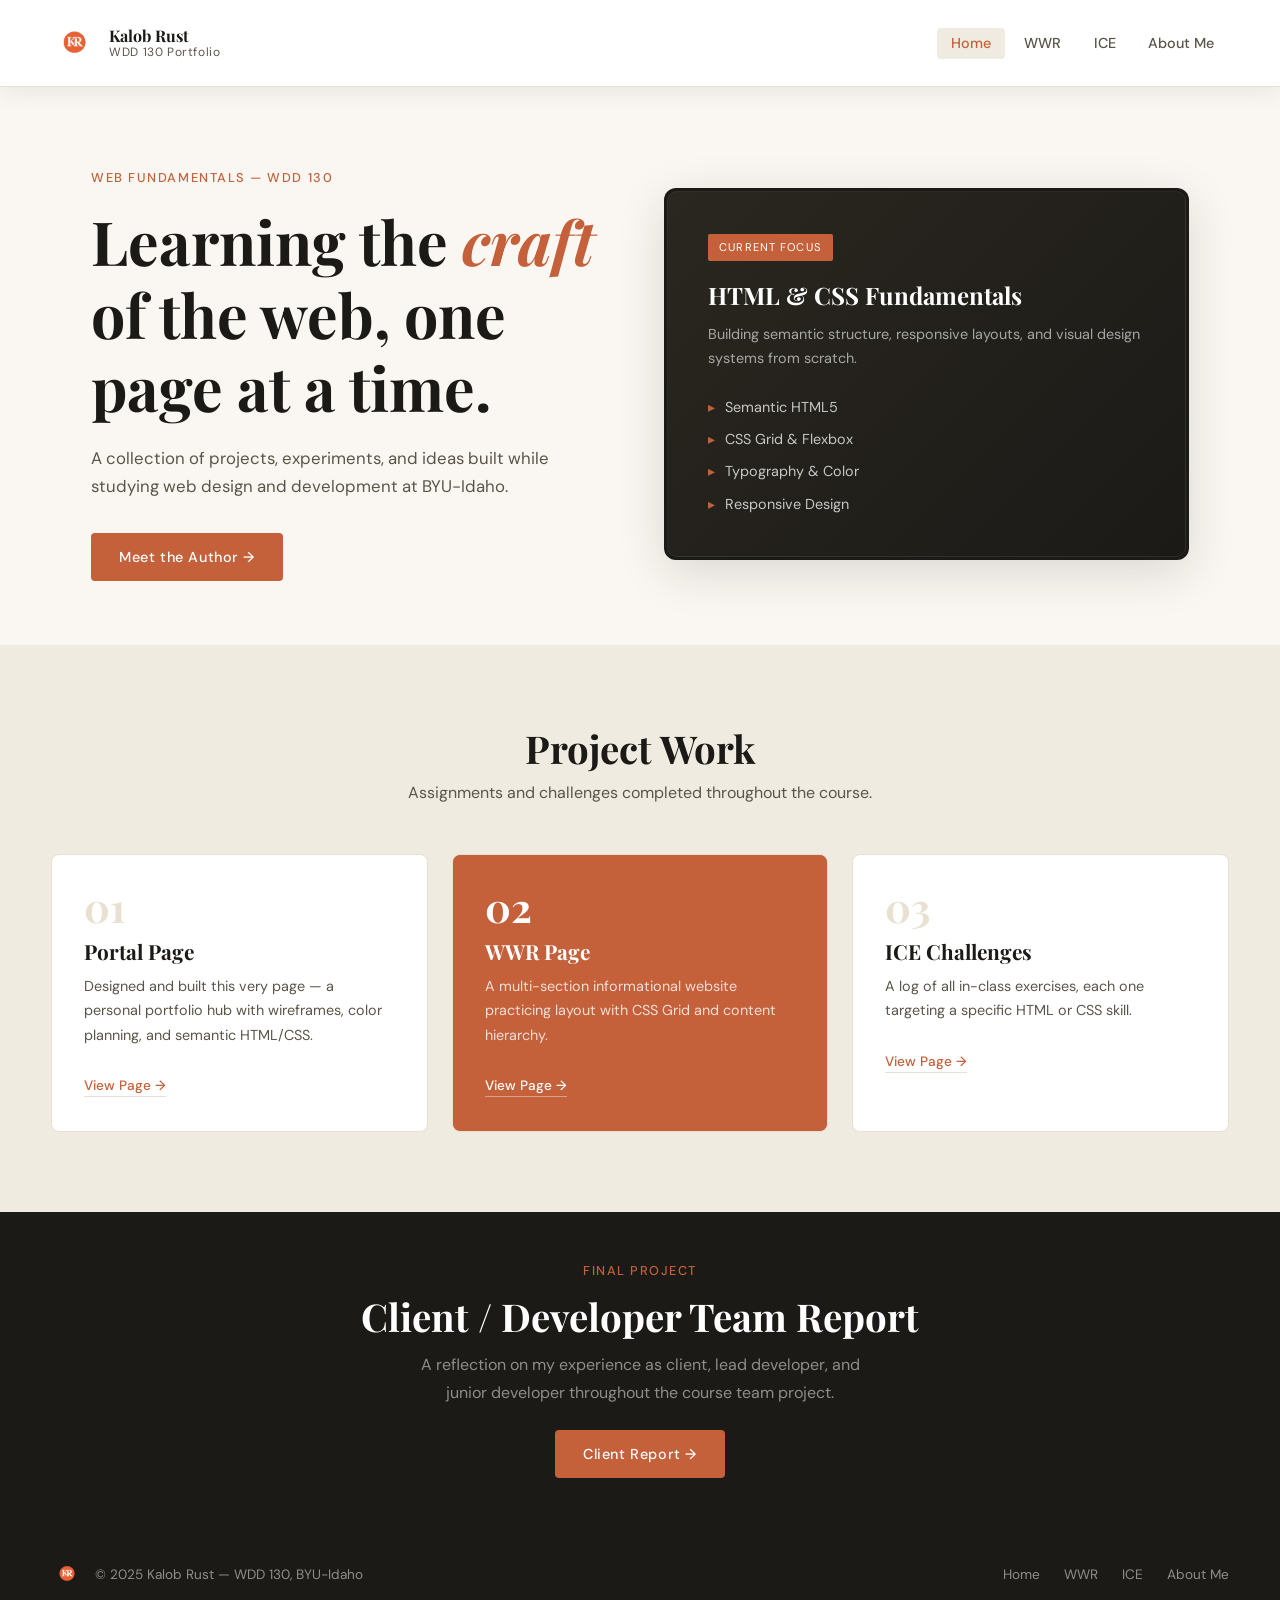
<file: index.html>
<!doctype html>
<html lang="en">
  <head>
    <meta charset="UTF-8" />
    <meta name="viewport" content="width=device-width, initial-scale=1.0" />
    <title>My Web Portfolio | WDD 130</title>
    <link rel="stylesheet" href="styles/style.css" />
    <link rel="preconnect" href="https://fonts.googleapis.com" />
    <link rel="preconnect" href="https://fonts.gstatic.com" crossorigin />
    <link
      href="https://fonts.googleapis.com/css2?family=Playfair+Display:ital,wght@0,400;0,700;1,400&family=DM+Sans:wght@300;400;500&display=swap"
      rel="stylesheet"
    />
  </head>
  <body>
    <!-- HEADER -->
    <header class="site-header">
      <div class="logo-wrap">
        <img src="images/KR-LOGO.png" class="logo-mark" alt="Kalob Rust logo" />
        <div class="logo-text">
          <span class="logo-name">Kalob Rust</span>
          <span class="logo-sub">WDD 130 Portfolio</span>
        </div>
      </div>

      <nav class="site-nav">
        <ul>
          <li><a href="index.html" class="active">Home</a></li>
          <li><a href="wwr.html">WWR</a></li>
          <li><a href="ice.html">ICE</a></li>
          <li><a href="about.html">About Me</a></li>
        </ul>
      </nav>
    </header>

    <!-- HERO -->
    <main>
      <section class="hero">
        <div class="hero-text">
          <p class="hero-label">Web Fundamentals &mdash; WDD 130</p>
          <h1>Learning the <em>craft</em> of the web, one page at a time.</h1>
          <p class="hero-sub">
            A collection of projects, experiments, and ideas built while
            studying web design and development at BYU-Idaho.
          </p>
          <a href="about.html" class="btn">Meet the Author &rarr;</a>
        </div>
        <div class="hero-card">
          <div class="hero-card-inner">
            <span class="card-label">Current Focus</span>
            <h2>HTML &amp; CSS Fundamentals</h2>
            <p>
              Building semantic structure, responsive layouts, and visual design
              systems from scratch.
            </p>
            <ul class="skill-list">
              <li>Semantic HTML5</li>
              <li>CSS Grid &amp; Flexbox</li>
              <li>Typography &amp; Color</li>
              <li>Responsive Design</li>
            </ul>
          </div>
        </div>
      </section>

      <!-- PROJECTS SECTION -->
      <section class="projects">
        <div class="section-header">
          <h2>Project Work</h2>
          <p>Assignments and challenges completed throughout the course.</p>
        </div>

        <div class="project-grid">
          <article class="project-card">
            <div class="project-num">01</div>
            <h3>Portal Page</h3>
            <p>
              Designed and built this very page — a personal portfolio hub with
              wireframes, color planning, and semantic HTML/CSS.
            </p>
            <a href="index.html" class="card-link">View Page &rarr;</a>
          </article>

          <article class="project-card featured">
            <div class="project-num">02</div>
            <h3>WWR Page</h3>
            <p>
              A multi-section informational website practicing layout with CSS
              Grid and content hierarchy.
            </p>
            <a href="wwr.html" class="card-link">View Page &rarr;</a>
          </article>

          <article class="project-card">
            <div class="project-num">03</div>
            <h3>ICE Challenges</h3>
            <p>
              A log of all in-class exercises, each one targeting a specific
              HTML or CSS skill.
            </p>
            <a href="ice.html" class="card-link">View Page &rarr;</a>
          </article>
        </div>
      </section>

      <!-- CLIENT REPORT LINK -->
      <section
        style="
          padding: 3rem 4vw;
          text-align: center;
          background: var(--color-dark);
        "
      >
        <p
          style="
            font-size: 0.8rem;
            letter-spacing: 0.12em;
            text-transform: uppercase;
            color: var(--color-accent);
            font-weight: 500;
            margin-bottom: 0.75rem;
          "
        >
          Final Project
        </p>
        <h2 style="color: var(--color-white); margin-bottom: 0.75rem">
          Client / Developer Team Report
        </h2>
        <p
          style="
            color: rgba(255, 255, 255, 0.5);
            max-width: 480px;
            margin: 0 auto 1.5rem;
          "
        >
          A reflection on my experience as client, lead developer, and junior
          developer throughout the course team project.
        </p>
        <a href="client_report.html" class="btn">Client Report &rarr;</a>
      </section>
    </main>

    <!-- FOOTER -->
    <footer class="site-footer">
      <div class="footer-left">
        <img
          src="images/KR-LOGO.png"
          class="logo-mark small"
          alt="Kalob Rust logo"
        />
        <p>&copy; 2025 Kalob Rust &mdash; WDD 130, BYU-Idaho</p>
      </div>
      <nav class="footer-nav">
        <a href="index.html">Home</a>
        <a href="wwr.html">WWR</a>
        <a href="ice.html">ICE</a>
        <a href="about.html">About Me</a>
      </nav>
    </footer>
  </body>
</html>
</file>
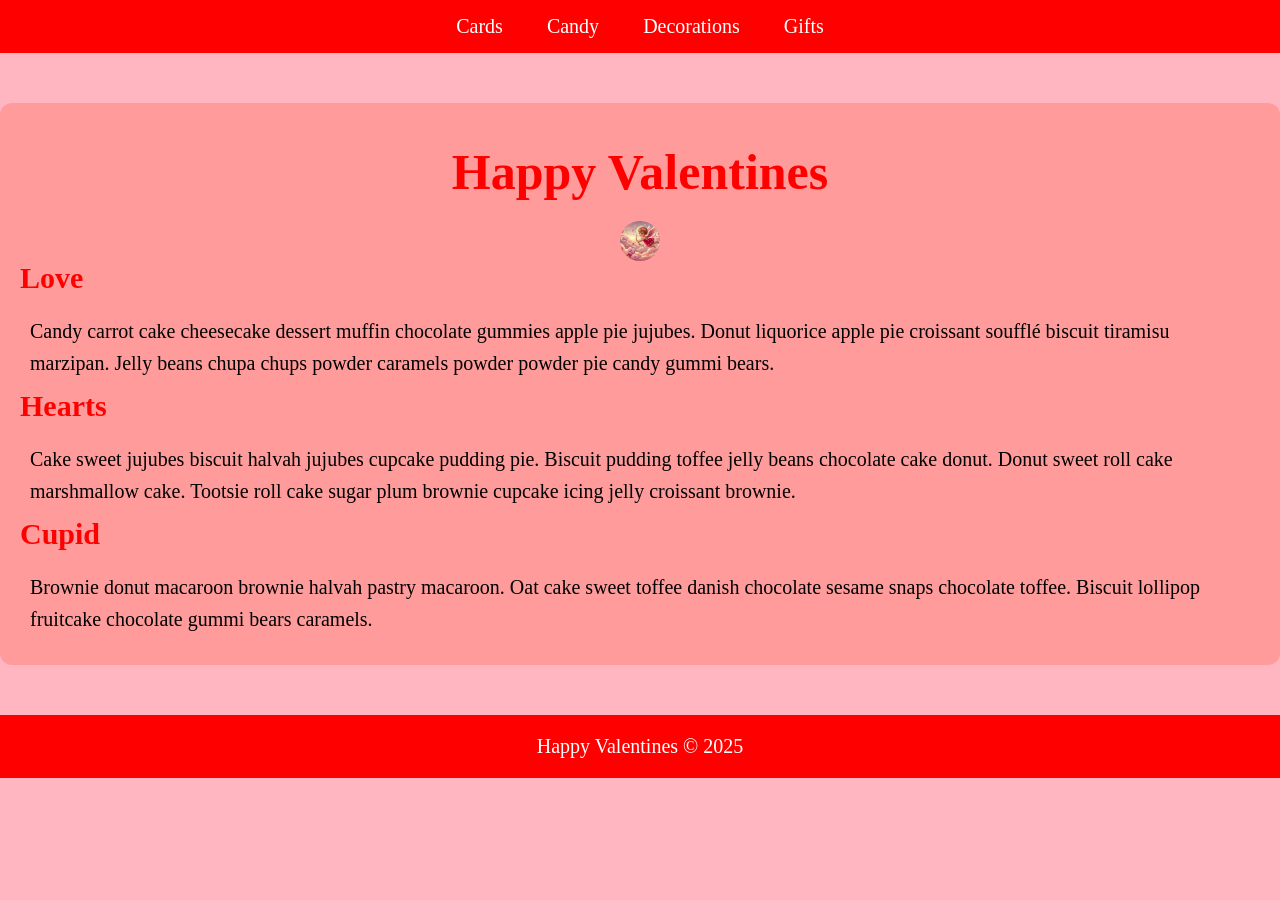
<file: ice/valentines/index.html>
<!DOCTYPE html>
<html lang="en">

<head>
    <meta charset="UTF-8">
    <meta name="viewport" content="width=device-width, initial-scale=1.0">
    <title>Happy Valentines Page</title>
    <link rel="stylesheet" href="styles/styles.css">
</head>

<body>
    <div id="wrapper">
        <header>
            <nav>
                <ul>
                    <li>Cards</li>
                    <li>Candy</li>
                    <li>Decorations</li>
                    <li>Gifts</li>
                </ul>
            </nav>
        </header>
        <main>
            <h1>Happy Valentines</h1>
            <img src="images/valentines.png">
            <section>
                <h2>Love</h2>
                <p>Candy carrot cake cheesecake dessert muffin chocolate gummies apple
                    pie jujubes. Donut liquorice apple pie croissant soufflé biscuit
                    tiramisu marzipan. Jelly beans chupa chups powder caramels powder
                    powder pie candy gummi bears. </p>
            </section>
            <section>
                <h2>Hearts</h2>
                <p>Cake sweet jujubes biscuit halvah jujubes cupcake pudding pie. Biscuit
                    pudding toffee jelly beans chocolate cake donut. Donut sweet roll cake
                    marshmallow cake. Tootsie roll cake sugar plum brownie cupcake icing
                    jelly croissant brownie.</p>
            </section>
            <section>
                <h2>Cupid</h2>
                <p>Brownie donut macaroon brownie halvah pastry macaroon. Oat cake sweet
                    toffee danish chocolate sesame snaps chocolate toffee. Biscuit lollipop
                    fruitcake chocolate gummi bears caramels.</p>
            </section>
        </main>
        <footer>
            Happy Valentines &copy; 2025
        </footer>
    </div>
</body>

</html>
</file>
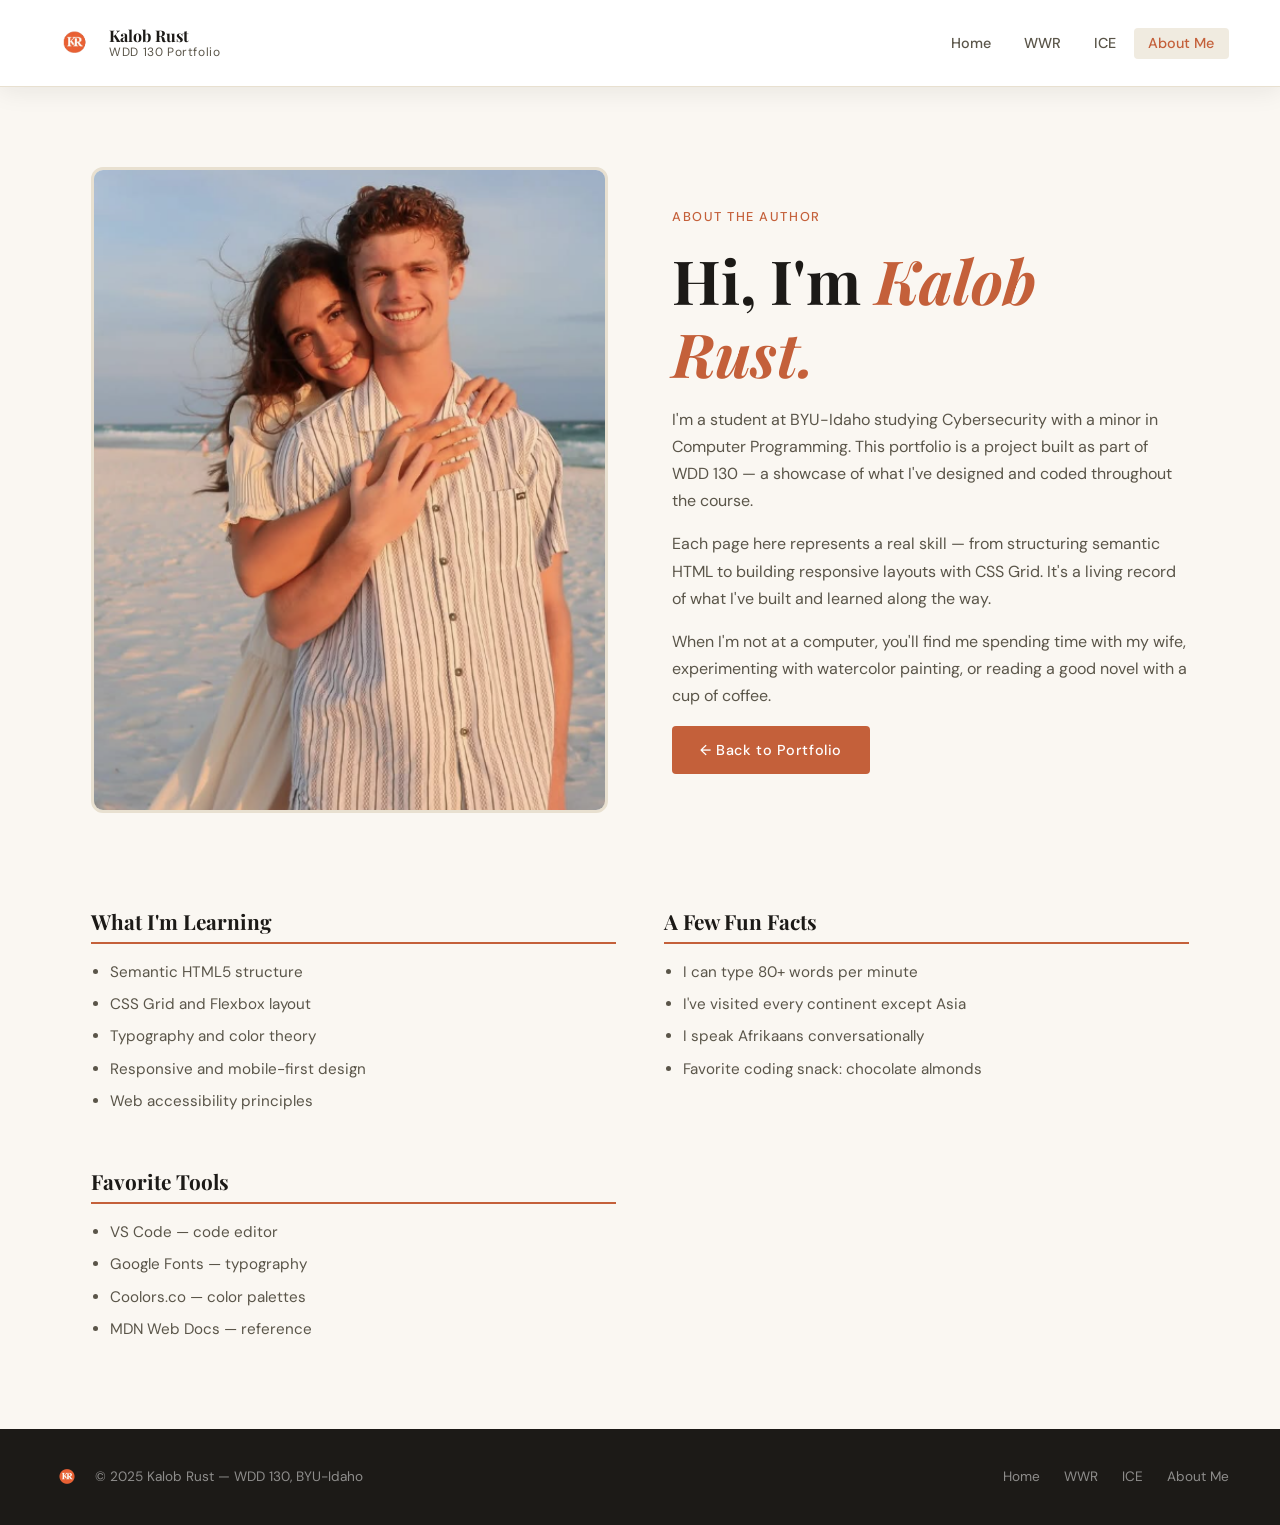
<file: about.html>
<!doctype html>
<html lang="en">
  <head>
    <meta charset="UTF-8" />
    <meta name="viewport" content="width=device-width, initial-scale=1.0" />
    <title>About Me | WDD 130</title>
    <link rel="stylesheet" href="styles/style.css" />
    <link rel="preconnect" href="https://fonts.googleapis.com" />
    <link rel="preconnect" href="https://fonts.gstatic.com" crossorigin />
    <link
      href="https://fonts.googleapis.com/css2?family=Playfair+Display:ital,wght@0,400;0,700;1,400&family=DM+Sans:wght@300;400;500&display=swap"
      rel="stylesheet"
    />
  </head>
  <body>
    <!-- HEADER -->
    <header class="site-header">
      <div class="logo-wrap">
        <img src="images/KR-LOGO.png" class="logo-mark" alt="Kalob Rust logo" />
        <div class="logo-text">
          <span class="logo-name">Kalob Rust</span>
          <span class="logo-sub">WDD 130 Portfolio</span>
        </div>
      </div>

      <nav class="site-nav">
        <ul>
          <li><a href="index.html">Home</a></li>
          <li><a href="wwr.html">WWR</a></li>
          <li><a href="ice.html">ICE</a></li>
          <li><a href="about.html" class="active">About Me</a></li>
        </ul>
      </nav>
    </header>

    <main>
      <!-- ABOUT HERO -->
      <section class="about-hero">
        <div class="about-photo">
          <img
            src="images/Me.png"
            alt="Kalob Rust"
            style="width: 100%; height: 100%; object-fit: cover"
          />
        </div>

        <div class="about-content">
          <p class="hero-label">About the Author</p>
          <h1>Hi, I'm <em>Kalob Rust.</em></h1>

          <p>
            I'm a student at BYU-Idaho studying Cybersecurity with a minor in
            Computer Programming. This portfolio is a project built as part of
            WDD 130 — a showcase of what I've designed and coded throughout the
            course.
          </p>

          <p>
            Each page here represents a real skill — from structuring semantic
            HTML to building responsive layouts with CSS Grid. It's a living
            record of what I've built and learned along the way.
          </p>

          <p>
            When I'm not at a computer, you'll find me spending time with my
            wife, experimenting with watercolor painting, or reading a good
            novel with a cup of coffee.
          </p>

          <a href="index.html" class="btn">&larr; Back to Portfolio</a>
        </div>
      </section>

      <!-- FACTS & INTERESTS -->
      <section class="about-facts">
        <div class="fact-block">
          <h3>What I'm Learning</h3>
          <ul>
            <li>Semantic HTML5 structure</li>
            <li>CSS Grid and Flexbox layout</li>
            <li>Typography and color theory</li>
            <li>Responsive and mobile-first design</li>
            <li>Web accessibility principles</li>
          </ul>
        </div>

        <div class="fact-block">
          <h3>A Few Fun Facts</h3>
          <ul>
            <li>I can type 80+ words per minute</li>
            <li>I've visited every continent except Asia</li>
            <li>I speak Afrikaans conversationally</li>
            <li>Favorite coding snack: chocolate almonds</li>
          </ul>
        </div>

        <div class="fact-block">
          <h3>Favorite Tools</h3>
          <ul>
            <li>VS Code — code editor</li>
            <li>Google Fonts — typography</li>
            <li>Coolors.co — color palettes</li>
            <li>MDN Web Docs — reference</li>
          </ul>
        </div>
      </section>
    </main>

    <!-- FOOTER -->
    <footer class="site-footer">
      <div class="footer-left">
        <img
          src="images/KR-LOGO.png"
          class="logo-mark small"
          alt="Kalob Rust logo"
        />
        <p>&copy; 2025 Kalob Rust &mdash; WDD 130, BYU-Idaho</p>
      </div>
      <nav class="footer-nav">
        <a href="index.html">Home</a>
        <a href="wwr.html">WWR</a>
        <a href="ice.html">ICE</a>
        <a href="about.html">About Me</a>
      </nav>
    </footer>
  </body>
</html>
</file>
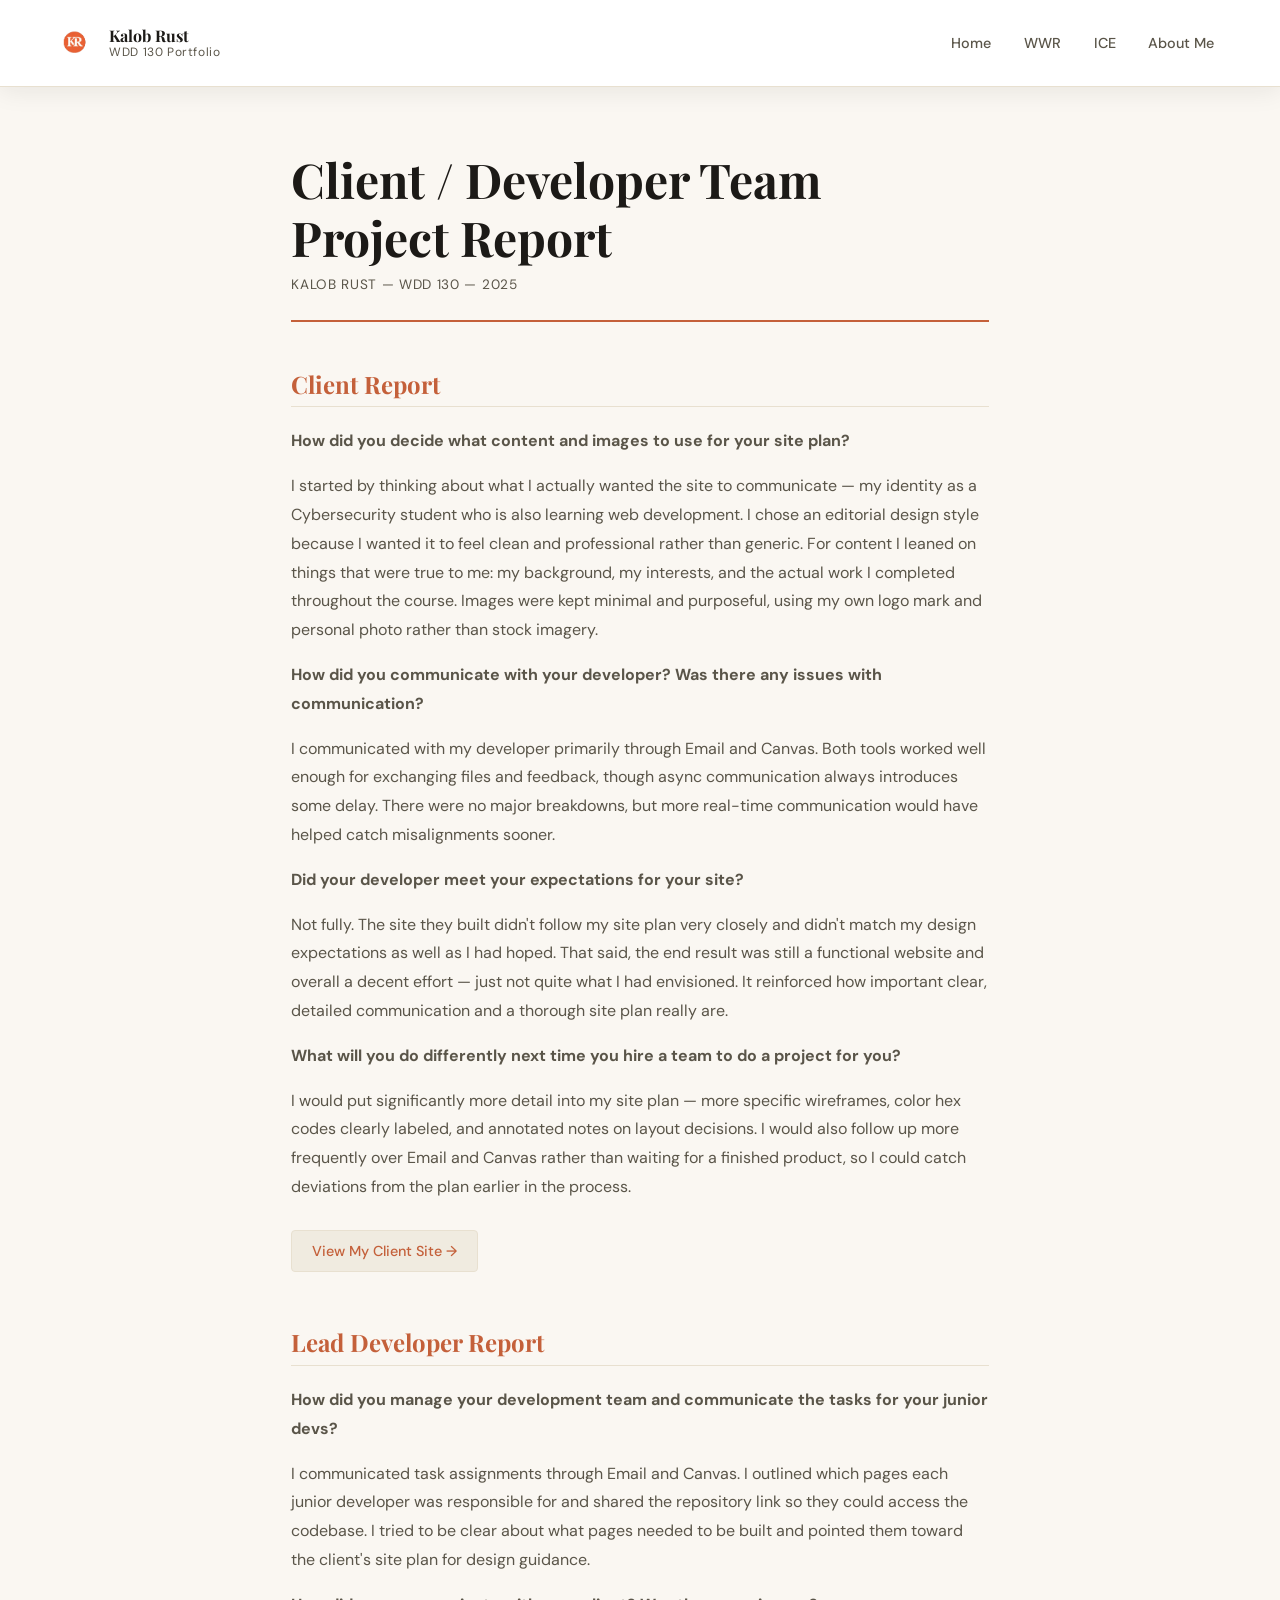
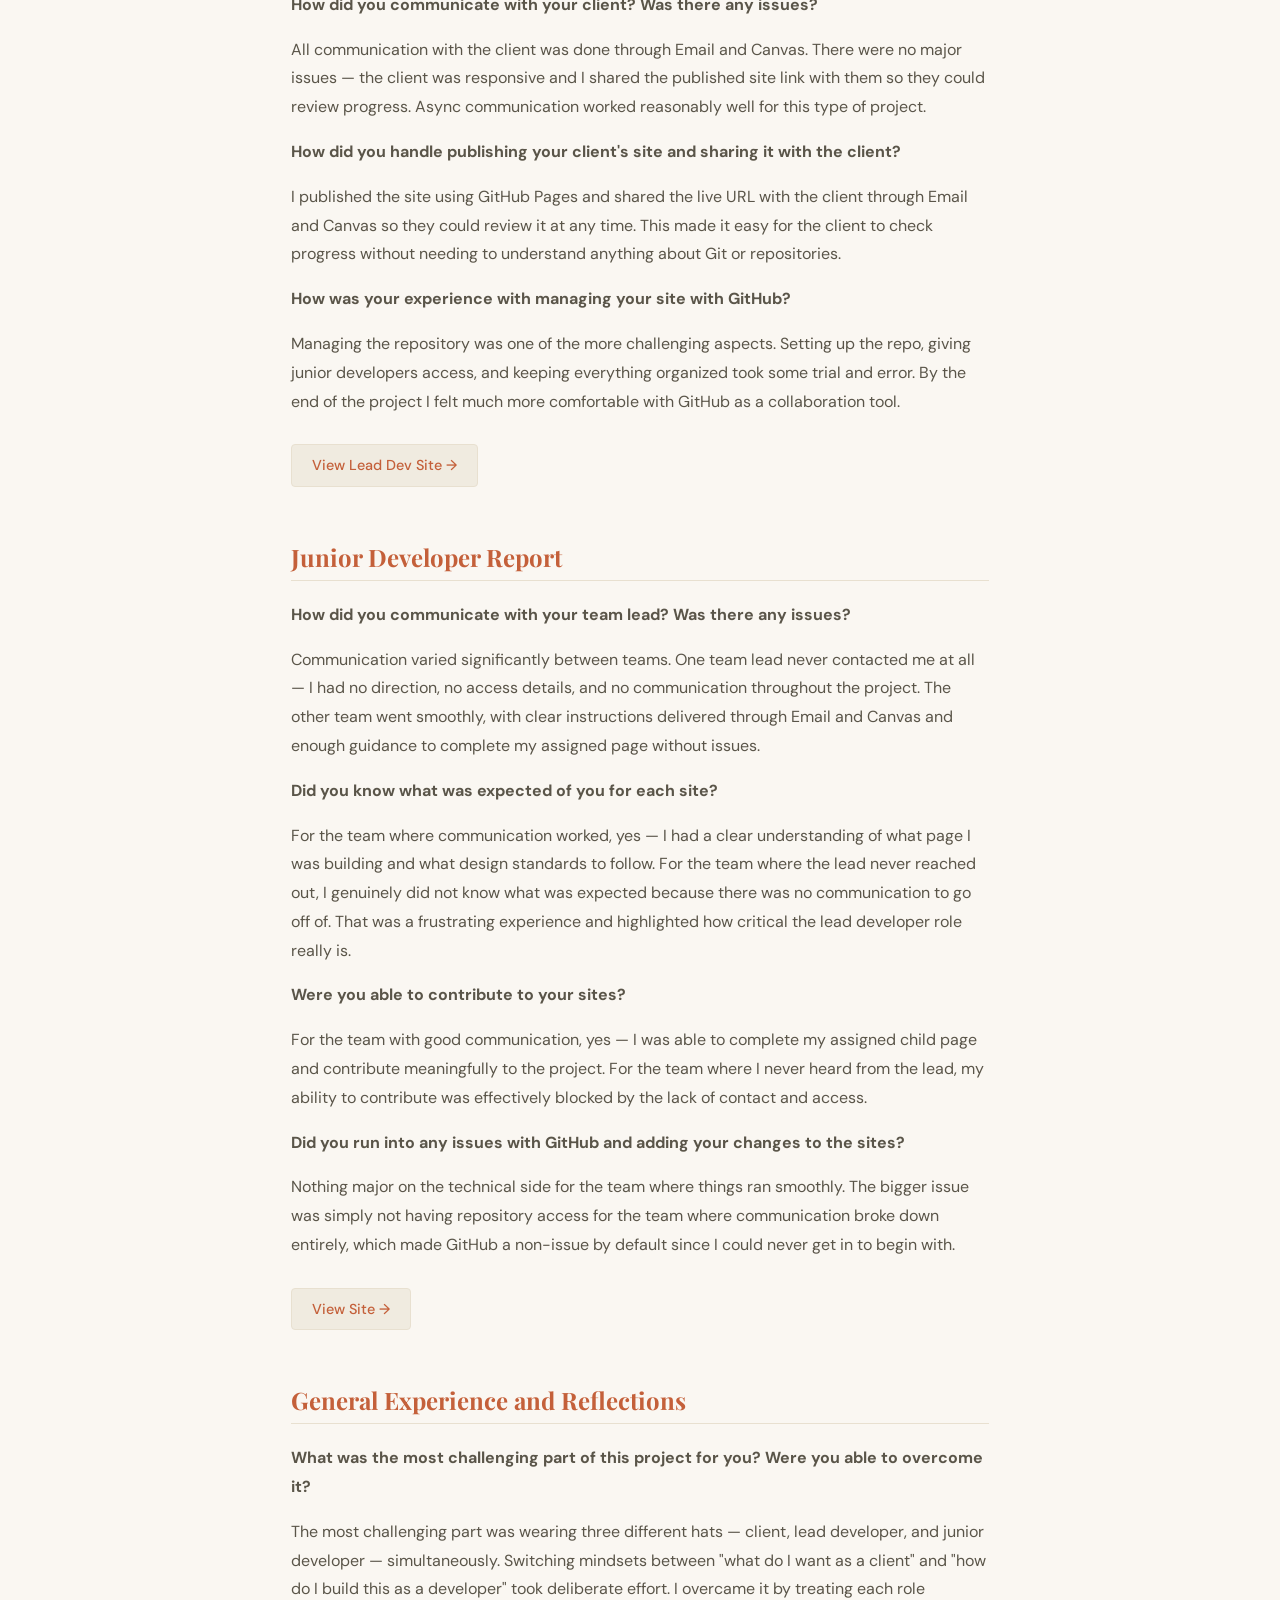
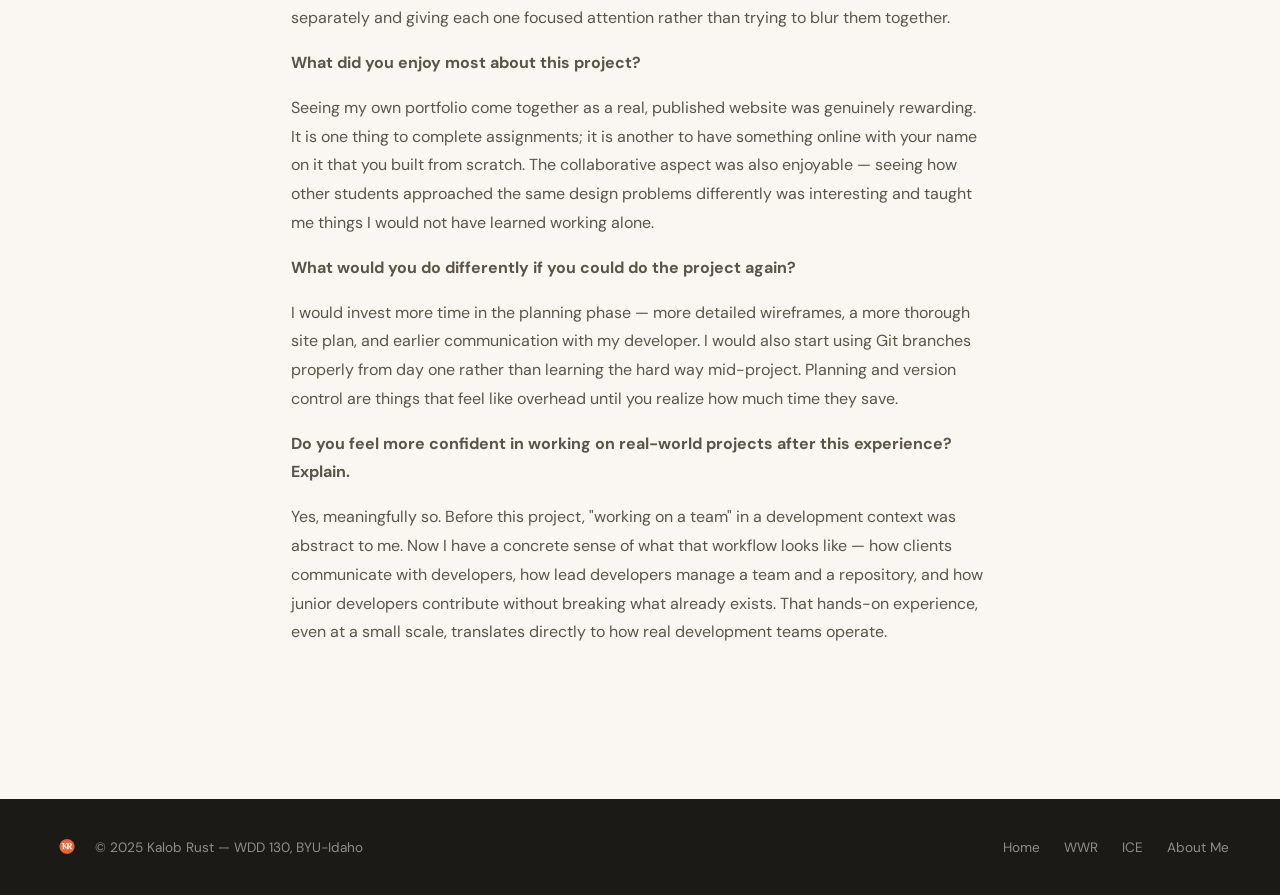
<file: client_report.html>
<!doctype html>
<html lang="en">
  <head>
    <meta charset="UTF-8" />
    <meta name="viewport" content="width=device-width, initial-scale=1.0" />
    <title>Client Report | WDD 130</title>
    <link rel="stylesheet" href="styles/style.css" />
    <link rel="preconnect" href="https://fonts.googleapis.com" />
    <link rel="preconnect" href="https://fonts.gstatic.com" crossorigin />
    <link
      href="https://fonts.googleapis.com/css2?family=Playfair+Display:ital,wght@0,400;0,700;1,400&family=DM+Sans:wght@300;400;500&display=swap"
      rel="stylesheet"
    />
    <style>
      .report-wrap {
        max-width: 800px;
        margin: 0 auto;
        padding: 4rem 4vw 6rem;
      }

      .report-wrap h1 {
        font-size: clamp(2rem, 4vw, 3rem);
        margin-bottom: 0.4rem;
      }

      .report-meta {
        font-size: 0.85rem;
        color: var(--color-mid);
        letter-spacing: 0.05em;
        text-transform: uppercase;
        margin-bottom: 3rem;
        padding-bottom: 1.5rem;
        border-bottom: 2px solid var(--color-accent);
      }

      .report-section {
        margin-bottom: 3.5rem;
      }

      .report-section h2 {
        font-size: 1.5rem;
        color: var(--color-accent);
        margin-bottom: 1.25rem;
        padding-bottom: 0.5rem;
        border-bottom: 1px solid var(--color-light);
      }

      .report-section p {
        margin-bottom: 1rem;
        font-size: 1rem;
        line-height: 1.8;
      }

      .report-section a {
        color: var(--color-accent);
        font-weight: 500;
      }

      .site-link {
        display: inline-block;
        margin-top: 0.75rem;
        padding: 0.5rem 1.25rem;
        background: var(--color-surface);
        border: 1px solid var(--color-light);
        border-radius: var(--radius);
        font-size: 0.9rem;
        font-weight: 500;
        color: var(--color-accent);
      }

      .site-link:hover {
        background: var(--color-light);
        text-decoration: none;
      }
    </style>
  </head>
  <body>
    <!-- HEADER -->
    <header class="site-header">
      <div class="logo-wrap">
        <img src="images/KR-LOGO.png" class="logo-mark" alt="Kalob Rust logo" />
        <div class="logo-text">
          <span class="logo-name">Kalob Rust</span>
          <span class="logo-sub">WDD 130 Portfolio</span>
        </div>
      </div>
      <nav class="site-nav">
        <ul>
          <li><a href="index.html">Home</a></li>
          <li><a href="wwr.html">WWR</a></li>
          <li><a href="ice.html">ICE</a></li>
          <li><a href="about.html">About Me</a></li>
        </ul>
      </nav>
    </header>

    <main>
      <div class="report-wrap">
        <h1>Client / Developer Team Project Report</h1>
        <p class="report-meta">Kalob Rust &mdash; WDD 130 &mdash; 2025</p>

        <!-- CLIENT REPORT -->
        <div class="report-section">
          <h2>Client Report</h2>

          <p>
            <strong
              >How did you decide what content and images to use for your site
              plan?</strong
            >
          </p>
          <p>
            I started by thinking about what I actually wanted the site to
            communicate — my identity as a Cybersecurity student who is also
            learning web development. I chose an editorial design style because
            I wanted it to feel clean and professional rather than generic. For
            content I leaned on things that were true to me: my background, my
            interests, and the actual work I completed throughout the course.
            Images were kept minimal and purposeful, using my own logo mark and
            personal photo rather than stock imagery.
          </p>

          <p>
            <strong
              >How did you communicate with your developer? Was there any issues
              with communication?</strong
            >
          </p>
          <p>
            I communicated with my developer primarily through Email and Canvas.
            Both tools worked well enough for exchanging files and feedback,
            though async communication always introduces some delay. There were
            no major breakdowns, but more real-time communication would have
            helped catch misalignments sooner.
          </p>

          <p>
            <strong
              >Did your developer meet your expectations for your site?</strong
            >
          </p>
          <p>
            Not fully. The site they built didn't follow my site plan very
            closely and didn't match my design expectations as well as I had
            hoped. That said, the end result was still a functional website and
            overall a decent effort — just not quite what I had envisioned. It
            reinforced how important clear, detailed communication and a
            thorough site plan really are.
          </p>

          <p>
            <strong
              >What will you do differently next time you hire a team to do a
              project for you?</strong
            >
          </p>
          <p>
            I would put significantly more detail into my site plan — more
            specific wireframes, color hex codes clearly labeled, and annotated
            notes on layout decisions. I would also follow up more frequently
            over Email and Canvas rather than waiting for a finished product, so
            I could catch deviations from the plan earlier in the process.
          </p>

          <a
            class="site-link"
            href="https://greengorilla774.github.io/wdd130-Rust/index.html"
            target="_blank"
            >View My Client Site &rarr;</a
          >
        </div>

        <!-- LEAD DEVELOPER REPORT -->
        <div class="report-section">
          <h2>Lead Developer Report</h2>

          <p>
            <strong
              >How did you manage your development team and communicate the
              tasks for your junior devs?</strong
            >
          </p>
          <p>
            I communicated task assignments through Email and Canvas. I outlined
            which pages each junior developer was responsible for and shared the
            repository link so they could access the codebase. I tried to be
            clear about what pages needed to be built and pointed them toward
            the client's site plan for design guidance.
          </p>

          <p>
            <strong
              >How did you communicate with your client? Was there any
              issues?</strong
            >
          </p>
          <p>
            All communication with the client was done through Email and Canvas.
            There were no major issues — the client was responsive and I shared
            the published site link with them so they could review progress.
            Async communication worked reasonably well for this type of project.
          </p>

          <p>
            <strong
              >How did you handle publishing your client's site and sharing it
              with the client?</strong
            >
          </p>
          <p>
            I published the site using GitHub Pages and shared the live URL with
            the client through Email and Canvas so they could review it at any
            time. This made it easy for the client to check progress without
            needing to understand anything about Git or repositories.
          </p>

          <p>
            <strong
              >How was your experience with managing your site with
              GitHub?</strong
            >
          </p>
          <p>
            Managing the repository was one of the more challenging aspects.
            Setting up the repo, giving junior developers access, and keeping
            everything organized took some trial and error. By the end of the
            project I felt much more comfortable with GitHub as a collaboration
            tool.
          </p>

          <a
            class="site-link"
            href="https://rus22022-svg.github.io/wdd130-jaredn/"
            target="_blank"
            >View Lead Dev Site &rarr;</a
          >
        </div>

        <!-- JUNIOR DEVELOPER REPORT -->
        <div class="report-section">
          <h2>Junior Developer Report</h2>

          <p>
            <strong
              >How did you communicate with your team lead? Was there any
              issues?</strong
            >
          </p>
          <p>
            Communication varied significantly between teams. One team lead
            never contacted me at all — I had no direction, no access details,
            and no communication throughout the project. The other team went
            smoothly, with clear instructions delivered through Email and Canvas
            and enough guidance to complete my assigned page without issues.
          </p>

          <p>
            <strong
              >Did you know what was expected of you for each site?</strong
            >
          </p>
          <p>
            For the team where communication worked, yes — I had a clear
            understanding of what page I was building and what design standards
            to follow. For the team where the lead never reached out, I
            genuinely did not know what was expected because there was no
            communication to go off of. That was a frustrating experience and
            highlighted how critical the lead developer role really is.
          </p>

          <p><strong>Were you able to contribute to your sites?</strong></p>
          <p>
            For the team with good communication, yes — I was able to complete
            my assigned child page and contribute meaningfully to the project.
            For the team where I never heard from the lead, my ability to
            contribute was effectively blocked by the lack of contact and
            access.
          </p>

          <p>
            <strong
              >Did you run into any issues with GitHub and adding your changes
              to the sites?</strong
            >
          </p>
          <p>
            Nothing major on the technical side for the team where things ran
            smoothly. The bigger issue was simply not having repository access
            for the team where communication broke down entirely, which made
            GitHub a non-issue by default since I could never get in to begin
            with.
          </p>
          <a
            class="site-link"
            href="https://carsonalder1.github.io/wdd130-snyder/artists.html"
            target="_blank"
            >View Site &rarr;</a
          >
        </div>

        <!-- GENERAL REFLECTIONS -->
        <div class="report-section">
          <h2>General Experience and Reflections</h2>

          <p>
            <strong
              >What was the most challenging part of this project for you? Were
              you able to overcome it?</strong
            >
          </p>
          <p>
            The most challenging part was wearing three different hats — client,
            lead developer, and junior developer — simultaneously. Switching
            mindsets between "what do I want as a client" and "how do I build
            this as a developer" took deliberate effort. I overcame it by
            treating each role separately and giving each one focused attention
            rather than trying to blur them together.
          </p>

          <p><strong>What did you enjoy most about this project?</strong></p>
          <p>
            Seeing my own portfolio come together as a real, published website
            was genuinely rewarding. It is one thing to complete assignments; it
            is another to have something online with your name on it that you
            built from scratch. The collaborative aspect was also enjoyable —
            seeing how other students approached the same design problems
            differently was interesting and taught me things I would not have
            learned working alone.
          </p>

          <p>
            <strong
              >What would you do differently if you could do the project
              again?</strong
            >
          </p>
          <p>
            I would invest more time in the planning phase — more detailed
            wireframes, a more thorough site plan, and earlier communication
            with my developer. I would also start using Git branches properly
            from day one rather than learning the hard way mid-project. Planning
            and version control are things that feel like overhead until you
            realize how much time they save.
          </p>

          <p>
            <strong
              >Do you feel more confident in working on real-world projects
              after this experience? Explain.</strong
            >
          </p>
          <p>
            Yes, meaningfully so. Before this project, "working on a team" in a
            development context was abstract to me. Now I have a concrete sense
            of what that workflow looks like — how clients communicate with
            developers, how lead developers manage a team and a repository, and
            how junior developers contribute without breaking what already
            exists. That hands-on experience, even at a small scale, translates
            directly to how real development teams operate.
          </p>
        </div>
      </div>
    </main>

    <!-- FOOTER -->
    <footer class="site-footer">
      <div class="footer-left">
        <img
          src="images/KR-LOGO.png"
          class="logo-mark small"
          alt="Kalob Rust logo"
        />
        <p>&copy; 2025 Kalob Rust &mdash; WDD 130, BYU-Idaho</p>
      </div>
      <nav class="footer-nav">
        <a href="index.html">Home</a>
        <a href="wwr.html">WWR</a>
        <a href="ice.html">ICE</a>
        <a href="about.html">About Me</a>
      </nav>
    </footer>
  </body>
</html>
</file>
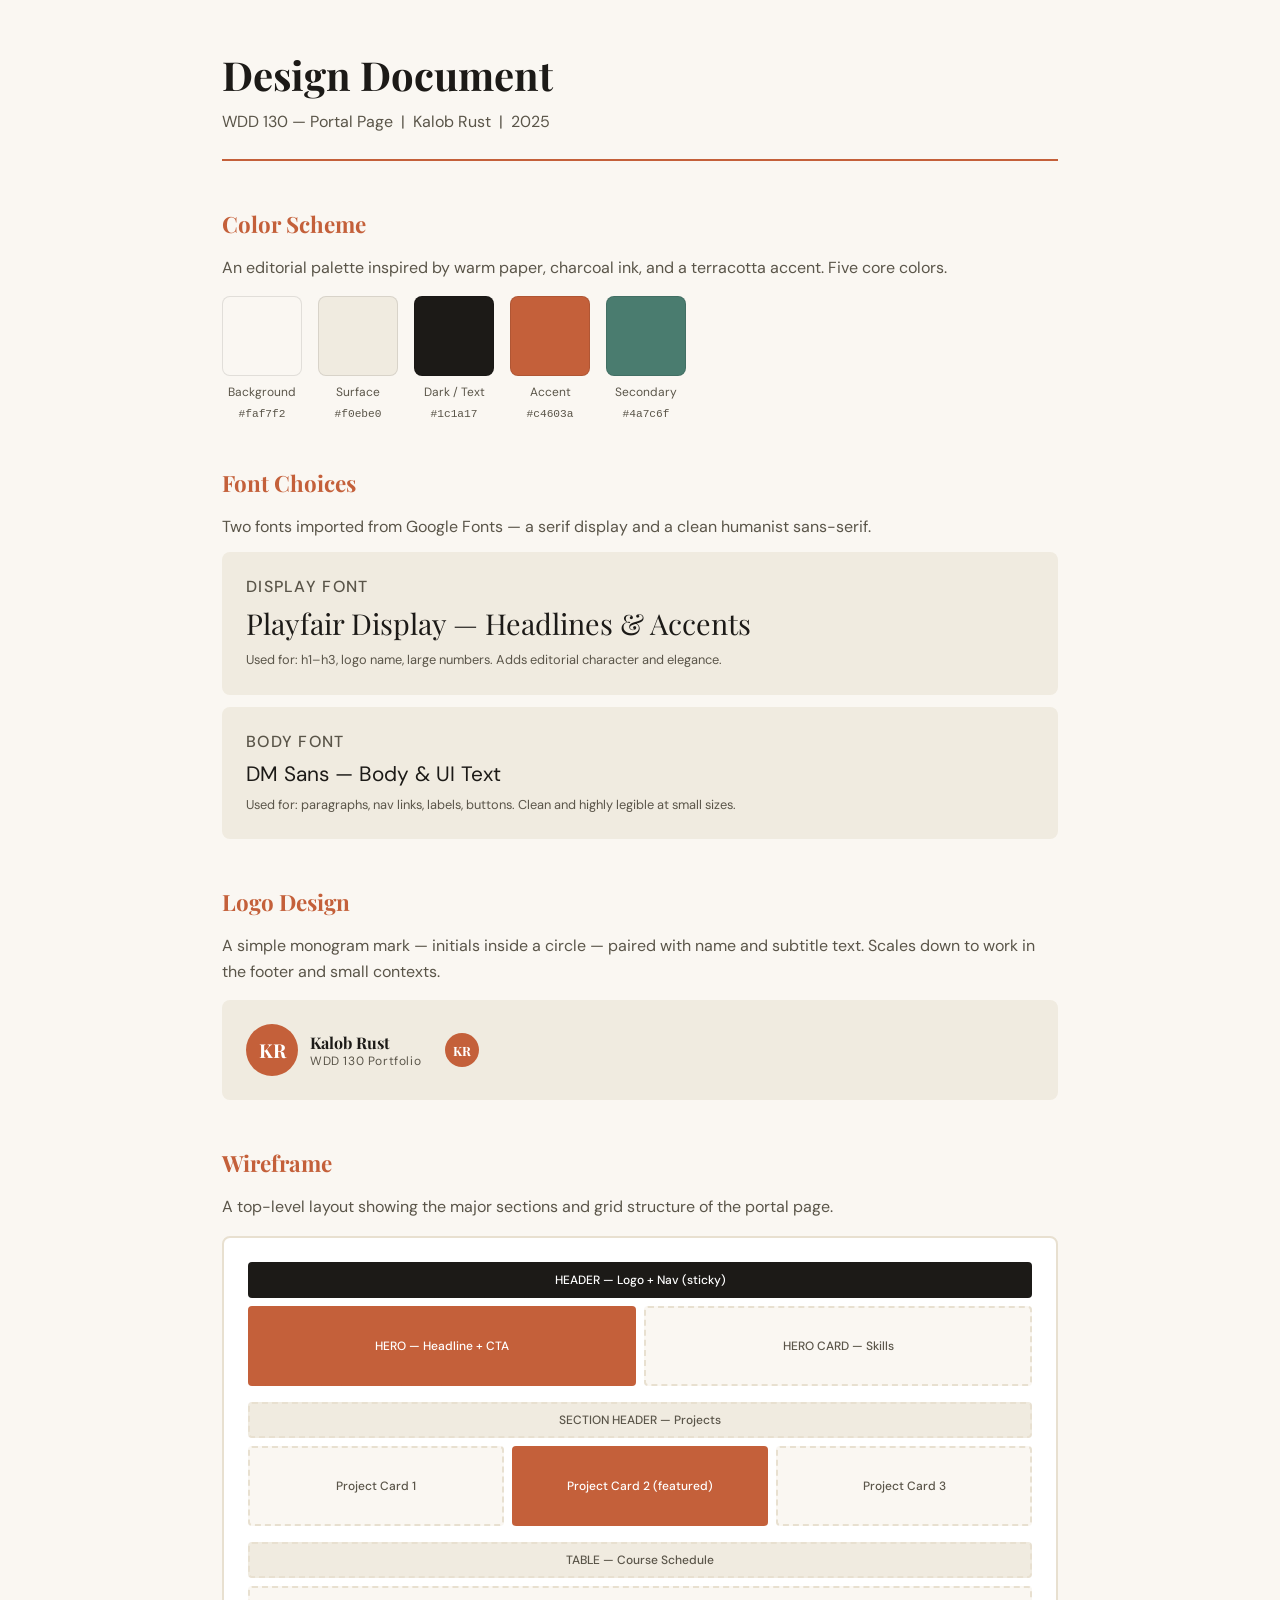
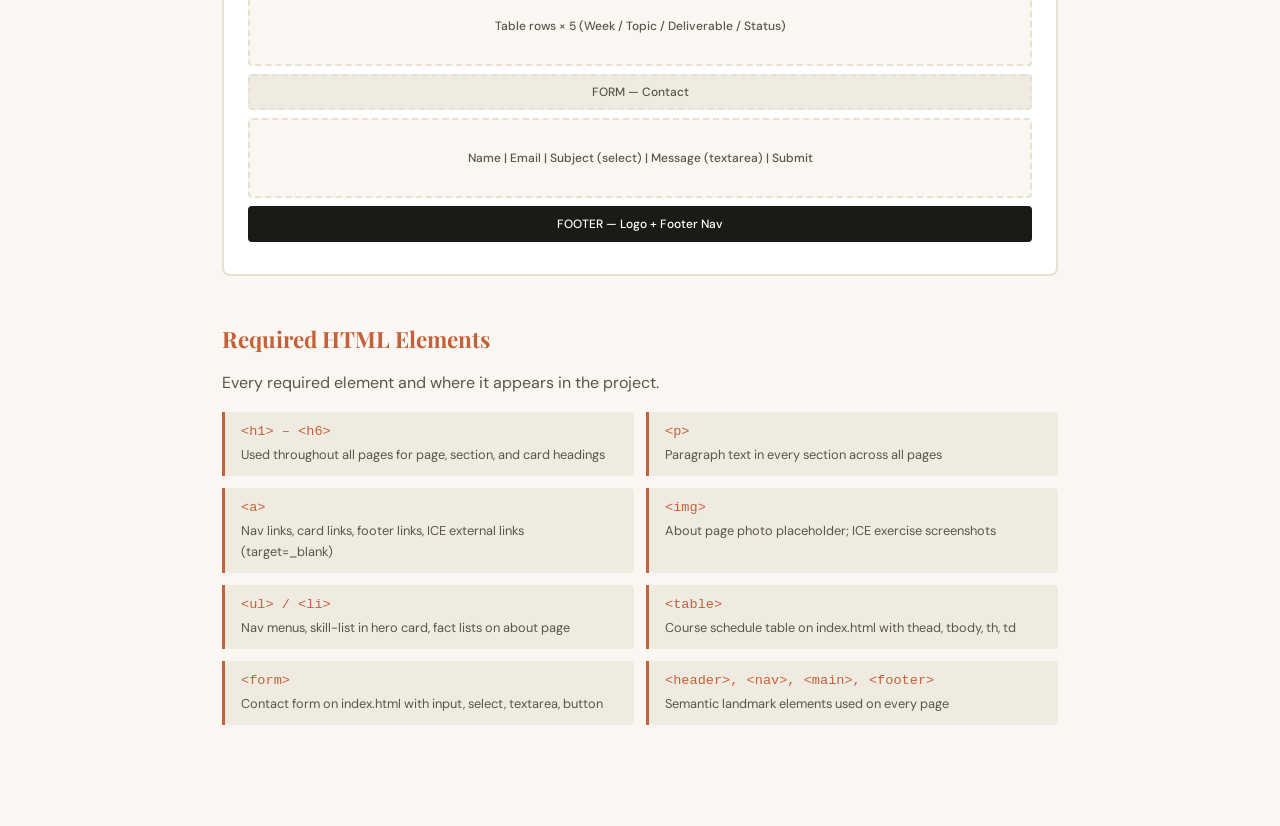
<file: design-document.html>
<!DOCTYPE html>
<html lang="en">
<head>
  <meta charset="UTF-8" />
  <meta name="viewport" content="width=device-width, initial-scale=1.0" />
  <title>Design Document | WDD 130 Portal</title>
  <link rel="preconnect" href="https://fonts.googleapis.com" />
  <link href="https://fonts.googleapis.com/css2?family=Playfair+Display:wght@700&family=DM+Sans:wght@300;400;500&display=swap" rel="stylesheet" />
  <style>
    :root {
      --cream: #faf7f2;
      --surface: #f0ebe0;
      --dark: #1c1a17;
      --mid: #5a5549;
      --accent: #c4603a;
      --green: #4a7c6f;
      --light: #e8e0d0;
    }

    * { box-sizing: border-box; margin: 0; padding: 0; }

    body {
      font-family: 'DM Sans', sans-serif;
      background: var(--cream);
      color: var(--dark);
      padding: 3rem 2rem;
      max-width: 900px;
      margin: 0 auto;
    }

    h1 { font-family: 'Playfair Display', serif; font-size: 2.5rem; margin-bottom: 0.5rem; }
    h2 { font-family: 'Playfair Display', serif; font-size: 1.4rem; margin-bottom: 1rem; color: var(--accent); }
    h3 { font-size: 1rem; font-weight: 500; margin-bottom: 0.5rem; color: var(--mid); text-transform: uppercase; letter-spacing: 0.08em; }
    p { color: var(--mid); line-height: 1.6; }

    .doc-header {
      border-bottom: 2px solid var(--accent);
      padding-bottom: 1.5rem;
      margin-bottom: 3rem;
    }

    .doc-header p { margin-top: 0.5rem; }

    .section {
      margin-bottom: 3rem;
    }

    /* COLOR PALETTE */
    .color-row {
      display: flex;
      gap: 1rem;
      flex-wrap: wrap;
      margin-top: 1rem;
    }

    .color-chip {
      display: flex;
      flex-direction: column;
      align-items: center;
      gap: 0.5rem;
    }

    .chip-swatch {
      width: 80px;
      height: 80px;
      border-radius: 8px;
      border: 1px solid rgba(0,0,0,0.1);
    }

    .chip-label {
      font-size: 0.75rem;
      color: var(--mid);
      text-align: center;
    }

    .chip-hex {
      font-size: 0.7rem;
      color: var(--mid);
      font-family: monospace;
    }

    /* FONTS */
    .font-demo {
      background: var(--surface);
      border-radius: 8px;
      padding: 1.5rem;
      margin-top: 0.75rem;
    }

    .font-demo + .font-demo {
      margin-top: 0.75rem;
    }

    .font-demo .sample {
      font-size: 1.8rem;
      line-height: 1.3;
      margin-bottom: 0.5rem;
    }

    /* WIREFRAME */
    .wireframe {
      background: white;
      border: 2px solid var(--light);
      border-radius: 8px;
      padding: 1.5rem;
      margin-top: 1rem;
    }

    .wf-block {
      border: 2px dashed var(--light);
      border-radius: 4px;
      padding: 0.5rem 0.75rem;
      margin-bottom: 0.5rem;
      font-size: 0.75rem;
      color: var(--mid);
      background: var(--cream);
      text-align: center;
      font-weight: 500;
    }

    .wf-grid {
      display: grid;
      grid-template-columns: 1fr 1fr 1fr;
      gap: 0.5rem;
      margin-bottom: 0.5rem;
    }

    .wf-block.dark {
      background: var(--dark);
      color: white;
      border-color: var(--dark);
    }

    .wf-block.accent {
      background: var(--accent);
      color: white;
      border-color: var(--accent);
    }

    .wf-block.tall {
      min-height: 80px;
      display: flex;
      align-items: center;
      justify-content: center;
    }

    /* ELEMENTS LIST */
    .element-list {
      display: grid;
      grid-template-columns: 1fr 1fr;
      gap: 0.75rem;
      margin-top: 1rem;
    }

    .el-item {
      background: var(--surface);
      border-left: 3px solid var(--accent);
      padding: 0.75rem 1rem;
      border-radius: 0 4px 4px 0;
    }

    .el-item code {
      font-size: 0.85rem;
      color: var(--accent);
      display: block;
      margin-bottom: 0.25rem;
    }

    .el-item small {
      color: var(--mid);
      font-size: 0.8rem;
    }
  </style>
</head>
<body>

  <div class="doc-header">
    <h1>Design Document</h1>
    <p>WDD 130 — Portal Page &nbsp;|&nbsp; Kalob Rust &nbsp;|&nbsp; 2025</p>
  </div>

  <!-- COLOR SCHEME -->
  <section class="section">
    <h2>Color Scheme</h2>
    <p>An editorial palette inspired by warm paper, charcoal ink, and a terracotta accent. Five core colors.</p>

    <div class="color-row">
      <div class="color-chip">
        <div class="chip-swatch" style="background:#faf7f2;"></div>
        <span class="chip-label">Background</span>
        <span class="chip-hex">#faf7f2</span>
      </div>
      <div class="color-chip">
        <div class="chip-swatch" style="background:#f0ebe0;"></div>
        <span class="chip-label">Surface</span>
        <span class="chip-hex">#f0ebe0</span>
      </div>
      <div class="color-chip">
        <div class="chip-swatch" style="background:#1c1a17;"></div>
        <span class="chip-label">Dark / Text</span>
        <span class="chip-hex">#1c1a17</span>
      </div>
      <div class="color-chip">
        <div class="chip-swatch" style="background:#c4603a;"></div>
        <span class="chip-label">Accent</span>
        <span class="chip-hex">#c4603a</span>
      </div>
      <div class="color-chip">
        <div class="chip-swatch" style="background:#4a7c6f;"></div>
        <span class="chip-label">Secondary</span>
        <span class="chip-hex">#4a7c6f</span>
      </div>
    </div>
  </section>

  <!-- FONTS -->
  <section class="section">
    <h2>Font Choices</h2>
    <p>Two fonts imported from Google Fonts — a serif display and a clean humanist sans-serif.</p>

    <div class="font-demo">
      <h3>Display Font</h3>
      <div class="sample" style="font-family:'Playfair Display',serif;">Playfair Display — Headlines &amp; Accents</div>
      <p style="font-size:0.8rem;">Used for: h1–h3, logo name, large numbers. Adds editorial character and elegance.</p>
    </div>

    <div class="font-demo">
      <h3>Body Font</h3>
      <div class="sample" style="font-family:'DM Sans',sans-serif; font-size:1.3rem;">DM Sans — Body &amp; UI Text</div>
      <p style="font-size:0.8rem;">Used for: paragraphs, nav links, labels, buttons. Clean and highly legible at small sizes.</p>
    </div>
  </section>

  <!-- LOGO -->
  <section class="section">
    <h2>Logo Design</h2>
    <p>A simple monogram mark — initials inside a circle — paired with name and subtitle text. Scales down to work in the footer and small contexts.</p>

    <div style="display:flex; gap:1.5rem; align-items:center; margin-top:1rem; padding:1.5rem; background:var(--surface); border-radius:8px;">
      <!-- Logo full -->
      <div style="display:flex; align-items:center; gap:0.75rem;">
        <div style="width:52px;height:52px;background:#c4603a;color:white;font-family:'Playfair Display',serif;font-size:1.2rem;font-weight:700;display:flex;align-items:center;justify-content:center;border-radius:50%;">KR</div>
        <div>
          <div style="font-family:'Playfair Display',serif;font-size:1rem;font-weight:700;">Kalob Rust</div>
          <div style="font-size:0.75rem;color:var(--mid);letter-spacing:0.05em;">WDD 130 Portfolio</div>
        </div>
      </div>

      <!-- Logo small -->
      <div style="width:34px;height:34px;background:#c4603a;color:white;font-family:'Playfair Display',serif;font-size:0.8rem;font-weight:700;display:flex;align-items:center;justify-content:center;border-radius:50%;">KR</div>
    </div>
  </section>

  <!-- WIREFRAME -->
  <section class="section">
    <h2>Wireframe</h2>
    <p>A top-level layout showing the major sections and grid structure of the portal page.</p>

    <div class="wireframe">
      <!-- Header -->
      <div class="wf-block dark">HEADER — Logo + Nav (sticky)</div>

      <!-- Hero -->
      <div class="wf-grid" style="grid-template-columns:1fr 1fr; margin-top:0.5rem;">
        <div class="wf-block tall accent">HERO — Headline + CTA</div>
        <div class="wf-block tall">HERO CARD — Skills</div>
      </div>

      <!-- Projects -->
      <div class="wf-block" style="background:var(--surface);">SECTION HEADER — Projects</div>
      <div class="wf-grid">
        <div class="wf-block tall">Project Card 1</div>
        <div class="wf-block tall accent">Project Card 2 (featured)</div>
        <div class="wf-block tall">Project Card 3</div>
      </div>

      <!-- Table -->
      <div class="wf-block" style="background:var(--surface);">TABLE — Course Schedule</div>
      <div class="wf-block tall">Table rows × 5 (Week / Topic / Deliverable / Status)</div>

      <!-- Form -->
      <div class="wf-block" style="background:var(--surface);">FORM — Contact</div>
      <div class="wf-block tall">Name | Email | Subject (select) | Message (textarea) | Submit</div>

      <!-- Footer -->
      <div class="wf-block dark">FOOTER — Logo + Footer Nav</div>
    </div>
  </section>

  <!-- HTML ELEMENTS CHECKLIST -->
  <section class="section">
    <h2>Required HTML Elements</h2>
    <p>Every required element and where it appears in the project.</p>

    <div class="element-list">
      <div class="el-item">
        <code>&lt;h1&gt; – &lt;h6&gt;</code>
        <small>Used throughout all pages for page, section, and card headings</small>
      </div>
      <div class="el-item">
        <code>&lt;p&gt;</code>
        <small>Paragraph text in every section across all pages</small>
      </div>
      <div class="el-item">
        <code>&lt;a&gt;</code>
        <small>Nav links, card links, footer links, ICE external links (target=_blank)</small>
      </div>
      <div class="el-item">
        <code>&lt;img&gt;</code>
        <small>About page photo placeholder; ICE exercise screenshots</small>
      </div>
      <div class="el-item">
        <code>&lt;ul&gt; / &lt;li&gt;</code>
        <small>Nav menus, skill-list in hero card, fact lists on about page</small>
      </div>
      <div class="el-item">
        <code>&lt;table&gt;</code>
        <small>Course schedule table on index.html with thead, tbody, th, td</small>
      </div>
      <div class="el-item">
        <code>&lt;form&gt;</code>
        <small>Contact form on index.html with input, select, textarea, button</small>
      </div>
      <div class="el-item">
        <code>&lt;header&gt;, &lt;nav&gt;, &lt;main&gt;, &lt;footer&gt;</code>
        <small>Semantic landmark elements used on every page</small>
      </div>
    </div>
  </section>

</body>
</html>
</file>
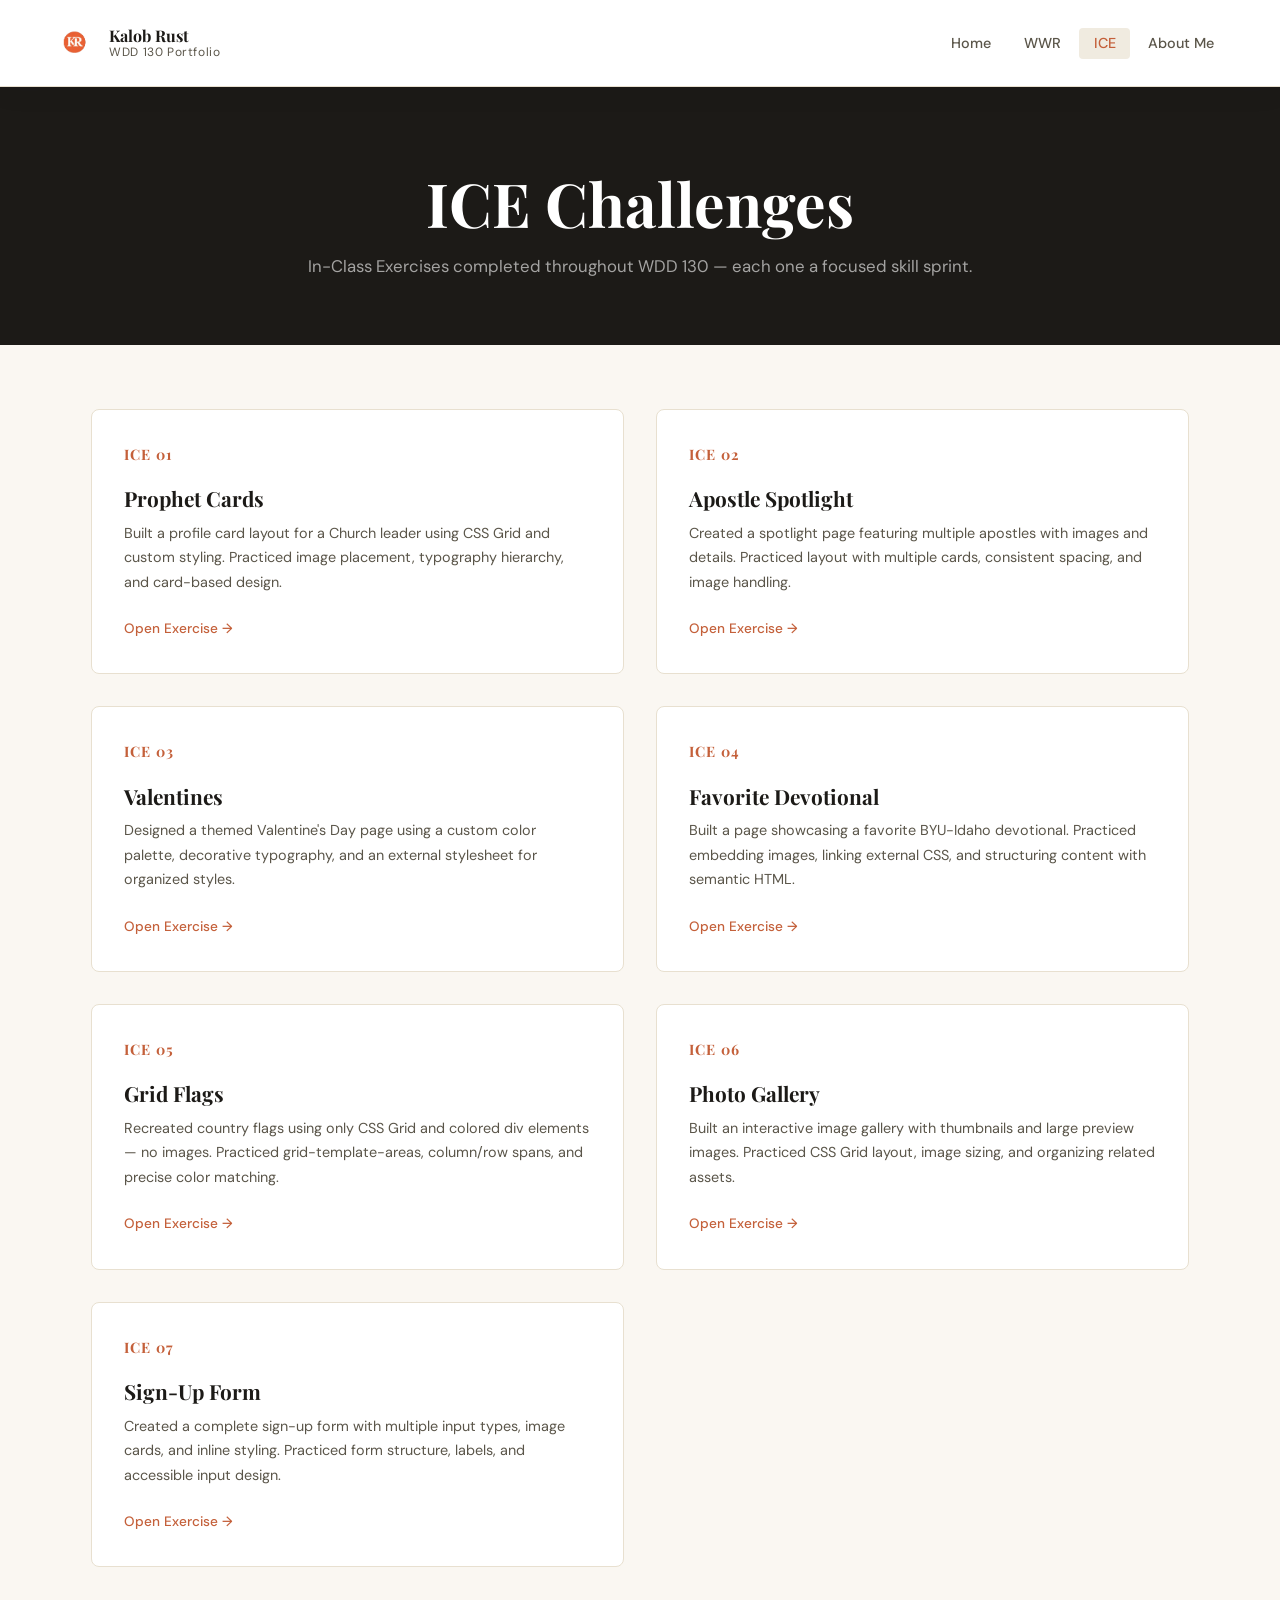
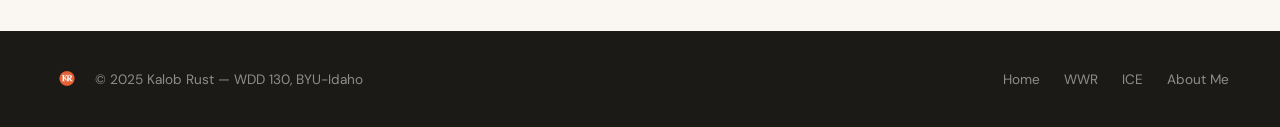
<file: ice.html>
<!DOCTYPE html>
<html lang="en">
<head>
  <meta charset="UTF-8" />
  <meta name="viewport" content="width=device-width, initial-scale=1.0" />
  <title>ICE Challenges | WDD 130</title>
  <link rel="stylesheet" href="styles/style.css" />
  <link rel="preconnect" href="https://fonts.googleapis.com" />
  <link rel="preconnect" href="https://fonts.gstatic.com" crossorigin />
  <link href="https://fonts.googleapis.com/css2?family=Playfair+Display:ital,wght@0,400;0,700;1,400&family=DM+Sans:wght@300;400;500&display=swap" rel="stylesheet" />
</head>
<body>

  <!-- HEADER -->
  <header class="site-header">
    <div class="logo-wrap">
      <img src="images/KR-LOGO.png" class="logo-mark" alt="Kalob Rust logo" />
      <div class="logo-text">
        <span class="logo-name">Kalob Rust</span>
        <span class="logo-sub">WDD 130 Portfolio</span>
      </div>
    </div>

    <nav class="site-nav">
      <ul>
        <li><a href="index.html">Home</a></li>
        <li><a href="wwr.html">WWR</a></li>
        <li><a href="ice.html" class="active">ICE</a></li>
        <li><a href="about.html">About Me</a></li>
      </ul>
    </nav>
  </header>

  <main>
    <section class="ice-header">
      <h1>ICE Challenges</h1>
      <p>In-Class Exercises completed throughout WDD 130 — each one a focused skill sprint.</p>
    </section>

    <div class="ice-grid">

      <article class="ice-card">
        <p class="ice-num">ICE 01</p>
        <h3>Prophet Cards</h3>
        <p>Built a profile card layout for a Church leader using CSS Grid and custom styling. Practiced image placement, typography hierarchy, and card-based design.</p>
        <a href="ice/prophet_cards/oaks.html" target="_blank">Open Exercise &rarr;</a>
      </article>

      <article class="ice-card">
        <p class="ice-num">ICE 02</p>
        <h3>Apostle Spotlight</h3>
        <p>Created a spotlight page featuring multiple apostles with images and details. Practiced layout with multiple cards, consistent spacing, and image handling.</p>
        <a href="ice/apostle_spotlight/apostles.html" target="_blank">Open Exercise &rarr;</a>
      </article>

      <article class="ice-card">
        <p class="ice-num">ICE 03</p>
        <h3>Valentines</h3>
        <p>Designed a themed Valentine's Day page using a custom color palette, decorative typography, and an external stylesheet for organized styles.</p>
        <a href="ice/valentines/index.html" target="_blank">Open Exercise &rarr;</a>
      </article>

      <article class="ice-card">
        <p class="ice-num">ICE 04</p>
        <h3>Favorite Devotional</h3>
        <p>Built a page showcasing a favorite BYU-Idaho devotional. Practiced embedding images, linking external CSS, and structuring content with semantic HTML.</p>
        <a href="ice/favorite_devo/favdevo.html" target="_blank">Open Exercise &rarr;</a>
      </article>

      <article class="ice-card">
        <p class="ice-num">ICE 05</p>
        <h3>Grid Flags</h3>
        <p>Recreated country flags using only CSS Grid and colored div elements — no images. Practiced grid-template-areas, column/row spans, and precise color matching.</p>
        <a href="ice/grid_flags/flags.html" target="_blank">Open Exercise &rarr;</a>
      </article>

      <article class="ice-card">
        <p class="ice-num">ICE 06</p>
        <h3>Photo Gallery</h3>
        <p>Built an interactive image gallery with thumbnails and large preview images. Practiced CSS Grid layout, image sizing, and organizing related assets.</p>
        <a href="ice/gallery/gallery.html" target="_blank">Open Exercise &rarr;</a>
      </article>

      <article class="ice-card">
        <p class="ice-num">ICE 07</p>
        <h3>Sign-Up Form</h3>
        <p>Created a complete sign-up form with multiple input types, image cards, and inline styling. Practiced form structure, labels, and accessible input design.</p>
        <a href="ice/signup/signup.html" target="_blank">Open Exercise &rarr;</a>
      </article>

    </div>
  </main>

  <footer class="site-footer">
    <div class="footer-left">
      <img src="images/KR-LOGO.png" class="logo-mark small" alt="Kalob Rust logo" />
      <p>&copy; 2025 Kalob Rust &mdash; WDD 130, BYU-Idaho</p>
    </div>
    <nav class="footer-nav">
      <a href="index.html">Home</a>
      <a href="wwr.html">WWR</a>
      <a href="ice.html">ICE</a>
      <a href="about.html">About Me</a>
    </nav>
  </footer>

</body>
</html>
</file>
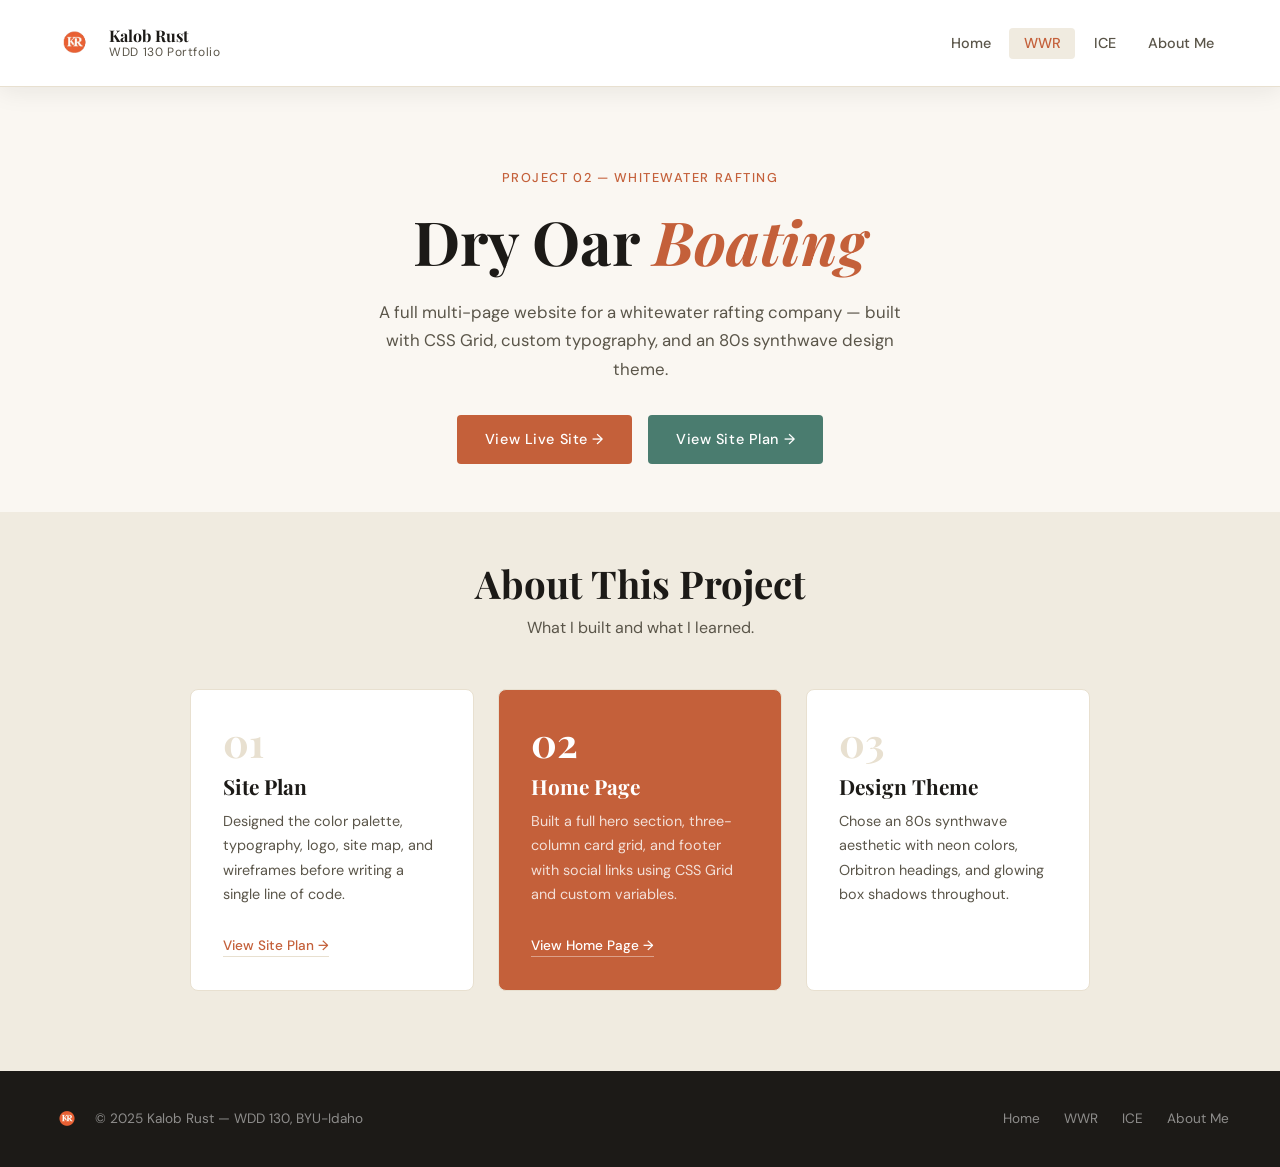
<file: wwr.html>
<!DOCTYPE html>
<html lang="en">
<head>
  <meta charset="UTF-8" />
  <meta name="viewport" content="width=device-width, initial-scale=1.0" />
  <title>WWR | WDD 130</title>
  <link rel="stylesheet" href="styles/style.css" />
  <link rel="preconnect" href="https://fonts.googleapis.com" />
  <link rel="preconnect" href="https://fonts.gstatic.com" crossorigin />
  <link href="https://fonts.googleapis.com/css2?family=Playfair+Display:ital,wght@0,400;0,700;1,400&family=DM+Sans:wght@300;400;500&display=swap" rel="stylesheet" />
</head>
<body>

  <!-- HEADER -->
  <header class="site-header">
    <div class="logo-wrap">
      <img src="images/KR-LOGO.png" class="logo-mark" alt="Kalob Rust logo" />
      <div class="logo-text">
        <span class="logo-name">Kalob Rust</span>
        <span class="logo-sub">WDD 130 Portfolio</span>
      </div>
    </div>

    <nav class="site-nav">
      <ul>
        <li><a href="index.html">Home</a></li>
        <li><a href="wwr.html" class="active">WWR</a></li>
        <li><a href="ice.html">ICE</a></li>
        <li><a href="about.html">About Me</a></li>
      </ul>
    </nav>
  </header>

  <main>
    <section class="hero" style="grid-template-columns:1fr; text-align:center; padding-bottom:3rem;">
      <div>
        <p class="hero-label">Project 02 — Whitewater Rafting</p>
        <h1>Dry Oar <em>Boating</em></h1>
        <p class="hero-sub" style="margin:1rem auto 2rem; max-width:540px;">A full multi-page website for a whitewater rafting company — built with CSS Grid, custom typography, and an 80s synthwave design theme.</p>
        <div style="display:flex; gap:1rem; justify-content:center; flex-wrap:wrap;">
          <a href="wwr/index.html" class="btn">View Live Site &rarr;</a>
          <a href="wwr/site-plan-rafting.html" class="btn" style="background:var(--color-accent2);">View Site Plan &rarr;</a>
        </div>
      </div>
    </section>

    <section class="projects" style="padding-top:3rem;">
      <div class="section-header">
        <h2>About This Project</h2>
        <p>What I built and what I learned.</p>
      </div>
      <div class="project-grid" style="max-width:900px;">
        <article class="project-card">
          <div class="project-num">01</div>
          <h3>Site Plan</h3>
          <p>Designed the color palette, typography, logo, site map, and wireframes before writing a single line of code.</p>
          <a href="wwr/site-plan-rafting.html" class="card-link">View Site Plan &rarr;</a>
        </article>
        <article class="project-card featured">
          <div class="project-num">02</div>
          <h3>Home Page</h3>
          <p>Built a full hero section, three-column card grid, and footer with social links using CSS Grid and custom variables.</p>
          <a href="wwr/index.html" class="card-link">View Home Page &rarr;</a>
        </article>
        <article class="project-card">
          <div class="project-num">03</div>
          <h3>Design Theme</h3>
          <p>Chose an 80s synthwave aesthetic with neon colors, Orbitron headings, and glowing box shadows throughout.</p>
        </article>
      </div>
    </section>
  </main>

  <!-- FOOTER -->
  <footer class="site-footer">
    <div class="footer-left">
      <img src="images/KR-LOGO.png" class="logo-mark small" alt="Kalob Rust logo" />
      <p>&copy; 2025 Kalob Rust &mdash; WDD 130, BYU-Idaho</p>
    </div>
    <nav class="footer-nav">
      <a href="index.html">Home</a>
      <a href="wwr.html">WWR</a>
      <a href="ice.html">ICE</a>
      <a href="about.html">About Me</a>
    </nav>
  </footer>

</body>
</html>
</file>
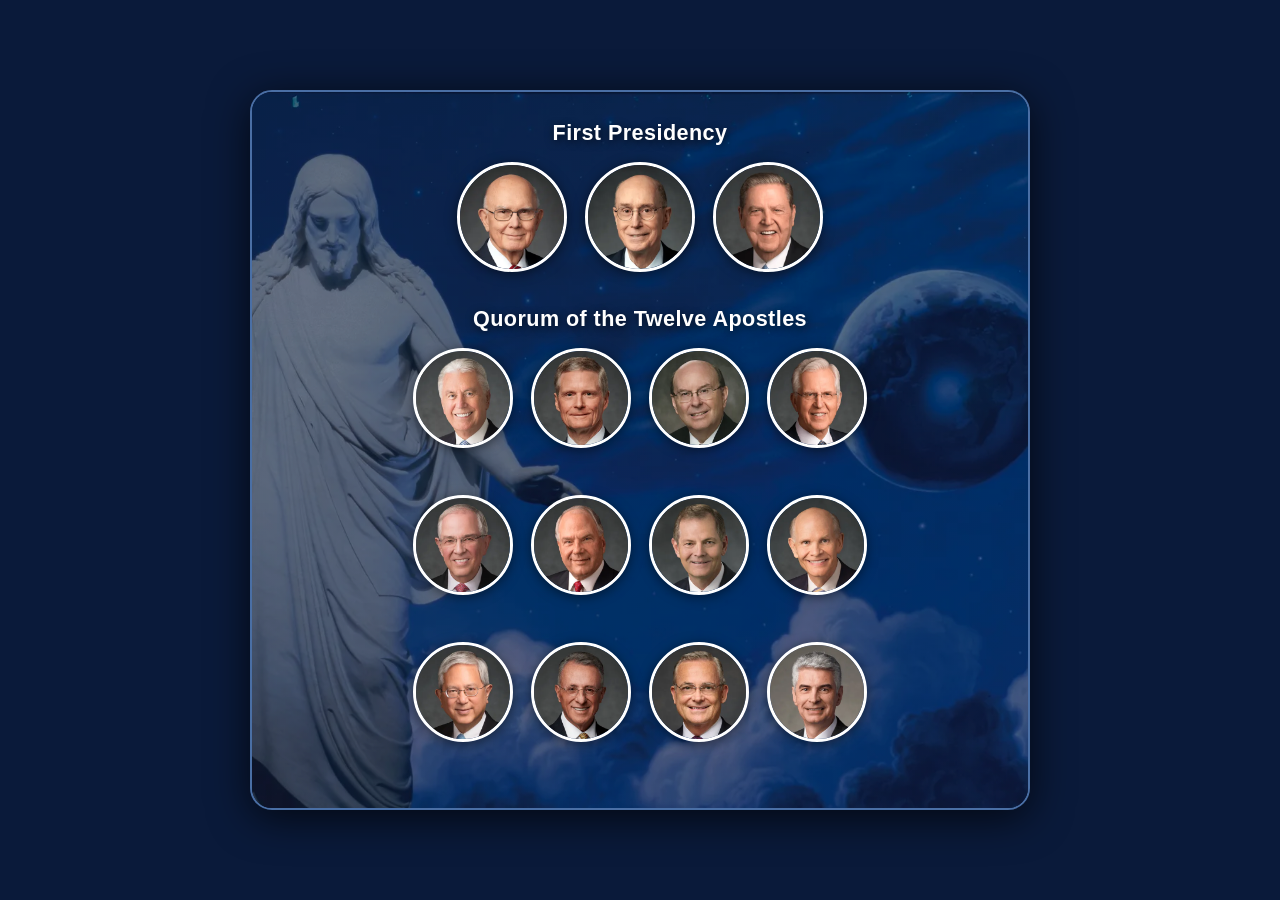
<file: ice/apostle_spotlight/apostles.html>
<!doctype html>
<html lang="en">
  <head>
    <meta charset="UTF-8" />
    <meta name="viewport" content="width=device-width, initial-scale=1.0" />
    <title>Apostles Spotlight</title>
    <style>
      /* ── Reset ─────────────────────────────────────── */
      *,
      *::before,
      *::after {
        box-sizing: border-box;
        margin: 0;
        padding: 0;
      }

      body {
        min-height: 100vh;
        display: flex;
        align-items: center;
        justify-content: center;
        background: #0a1a3a;
        font-family: Arial, Helvetica, sans-serif;
        padding: 20px;
      }

      /* ── Outer card ── */
      .spotlight-card {
        position: relative;
        width: 780px;
        min-height: 520px;
        border-radius: 22px;
        overflow: hidden;
        border: 2px solid #4a6fa5;
        box-shadow: 0 8px 40px rgba(0, 0, 0, 0.7);
      }

      /* ── Background image ── */
      .bg {
        position: absolute;
        inset: 0;
        background: url("images/christus.webp") center center / cover no-repeat;
        filter: brightness(0.75) saturate(1.2);
        z-index: 0;
      }

      .bg::after {
        content: "";
        position: absolute;
        inset: 0;
        background: linear-gradient(
          135deg,
          rgba(5, 25, 70, 0.45) 0%,
          rgba(10, 40, 100, 0.35) 100%
        );
      }

      /* ── Content ── */
      .content {
        position: relative;
        z-index: 1;
        padding: 28px 30px 32px;
      }

      /* ── Section titles ── */
      .section-title {
        text-align: center;
        color: #ffffff;
        font-size: 1.35rem;
        font-weight: bold;
        margin-bottom: 16px;
        text-shadow: 1px 2px 8px rgba(0, 0, 0, 0.7);
        letter-spacing: 0.02em;
      }

      /* ── Circle rows ── */
      .row {
        display: flex;
        justify-content: center;
        gap: 18px;
        margin-bottom: 10px;
      }

      /* ── Individual apostle circle ── */
      .apostle {
        display: flex;
        flex-direction: column;
        align-items: center;
        gap: 6px;
        cursor: default;
      }

      .apostle img {
        width: 110px;
        height: 110px;
        border-radius: 50%;
        object-fit: cover;
        object-position: top center;
        border: 3px solid #ffffff;
        box-shadow: 0 2px 12px rgba(0, 0, 0, 0.5);
        transition:
          border-color 0.3s ease,
          box-shadow 0.3s ease,
          transform 0.3s ease;
      }

      /* ── Hover: outline color changes ── */
      .apostle:hover img {
        border-color: #f0c040;
        box-shadow:
          0 0 0 3px #f0c04066,
          0 4px 20px rgba(0, 0, 0, 0.6);
        transform: scale(1.07);
      }

      .apostle-name {
        color: #ffffff;
        font-size: 0.68rem;
        font-weight: bold;
        text-align: center;
        text-shadow: 1px 1px 4px rgba(0, 0, 0, 0.9);
        max-width: 105px;
        line-height: 1.25;
        opacity: 0;
        transform: translateY(4px);
        transition:
          opacity 0.25s ease,
          transform 0.25s ease;
      }

      /* Name fades in on hover */
      .apostle:hover .apostle-name {
        opacity: 1;
        transform: translateY(0);
      }

      /* ── Quorum section ── */
      .quorum-section {
        margin-top: 14px;
      }

      .quorum-section .row {
        margin-bottom: 14px;
      }

      .quorum-section .apostle img {
        width: 100px;
        height: 100px;
      }

      .quorum-section .apostle-name {
        max-width: 95px;
      }
    </style>
  </head>
  <body>
    <div class="spotlight-card">
      <div class="bg"></div>

      <div class="content">
        <!-- First Presidency -->
        <p class="section-title">First Presidency</p>

        <div class="row">
          <div class="apostle">
            <img src="images/oaks.webp" alt="Dallin H. Oaks" />
            <span class="apostle-name">Dallin H. Oaks</span>
          </div>
          <div class="apostle">
            <img src="images/eyring.webp" alt="Henry B. Eyring" />
            <span class="apostle-name">Henry B. Eyring</span>
          </div>
          <div class="apostle">
            <img src="images/holland.webp" alt="Jeffrey R. Holland" />
            <span class="apostle-name">Jeffrey R. Holland</span>
          </div>
        </div>

        <!-- Quorum of the Twelve -->
        <div class="quorum-section">
          <p class="section-title">Quorum of the Twelve Apostles</p>

          <!-- Row 1 -->
          <div class="row">
            <div class="apostle">
              <img src="images/uchtdorf.webp" alt="Dieter F. Uchtdorf" />
              <span class="apostle-name">Dieter F. Uchtdorf</span>
            </div>
            <div class="apostle">
              <img src="images/bednar.webp" alt="David A. Bednar" />
              <span class="apostle-name">David A. Bednar</span>
            </div>
            <div class="apostle">
              <img src="images/cook.webp" alt="Quentin L. Cook" />
              <span class="apostle-name">Quentin L. Cook</span>
            </div>
            <div class="apostle">
              <img
                src="images/christofferson.webp"
                alt="D. Todd Christofferson"
              />
              <span class="apostle-name">D. Todd Christofferson</span>
            </div>
          </div>

          <!-- Row 2 -->
          <div class="row">
            <div class="apostle">
              <img src="images/anderson.webp" alt="Neil L. Andersen" />
              <span class="apostle-name">Neil L. Andersen</span>
            </div>
            <div class="apostle">
              <img src="images/rasband.webp" alt="Ronald A. Rasband" />
              <span class="apostle-name">Ronald A. Rasband</span>
            </div>
            <div class="apostle">
              <img src="images/stevenson.webp" alt="Gary E. Stevenson" />
              <span class="apostle-name">Gary E. Stevenson</span>
            </div>
            <div class="apostle">
              <img src="images/renlund.webp" alt="Dale G. Renlund" />
              <span class="apostle-name">Dale G. Renlund</span>
            </div>
          </div>

          <!-- Row 3 -->
          <div class="row">
            <div class="apostle">
              <img src="images/gong.webp" alt="Gerrit W. Gong" />
              <span class="apostle-name">Gerrit W. Gong</span>
            </div>
            <div class="apostle">
              <img src="images/soares.webp" alt="Ulisses Soares" />
              <span class="apostle-name">Ulisses Soares</span>
            </div>
            <div class="apostle">
              <img src="images/kearon.webp" alt="Patrick Kearon" />
              <span class="apostle-name">Patrick Kearon</span>
            </div>
            <div class="apostle">
              <img src="images/causse.webp" alt="Gérald Caussé" />
              <span class="apostle-name">Gérald Caussé</span>
            </div>
          </div>
        </div>
      </div>
    </div>
  </body>
</html>
</file>
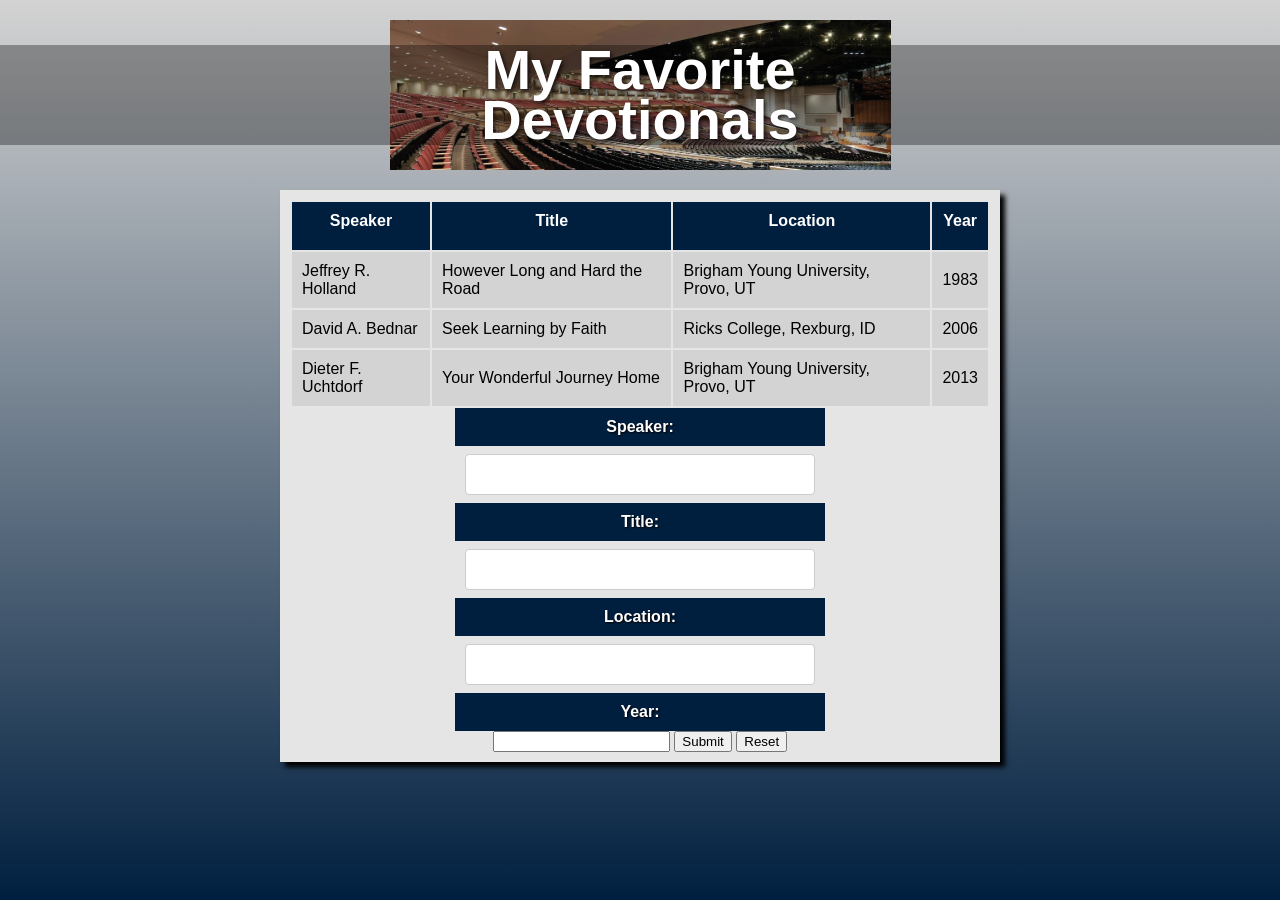
<file: ice/favorite_devo/favdevo.html>
<!DOCTYPE html>
<html lang="en">
<head>
  <meta charset="UTF-8" />
  <meta name="viewport" content="width=device-width, initial-scale=1.0"/>
  <title>My Favorite Devotionals</title>
  <link rel="stylesheet" href="styles/styles.css" />
</head>
<body>
  <div class="container">
    <header class="header">
      <div class="header-image">
        <h1>My Favorite<br>Devotionals</h1>
      </div>
    </header>
    <main>
<div class="content-box">
  <table>
    <tr>
      <th>Speaker</th>
      <th>Title</th>
      <th>Location</th>
      <th>Year</th>
    </tr>
    <tr>
      <td>Jeffrey R. Holland</td>
      <td>However Long and Hard the Road</td>
      <td>Brigham Young University, Provo, UT</td>
      <td>1983</td>
    </tr>
    <tr>
      <td>David A. Bednar</td>
      <td>Seek Learning by Faith</td>
      <td>Ricks College, Rexburg, ID</td>
      <td>2006</td>
    </tr>
    <tr>
      <td>Dieter F. Uchtdorf</td>
      <td>Your Wonderful Journey Home</td>
      <td>Brigham Young University, Provo, UT</td>
      <td>2013</td>
    </tr>
  </table>

  <form action="/submit" method="POST">

    <label for="speaker">Speaker:</label>
    <input type="text" id="speaker" name="speaker" required>

    <label for="title">Title:</label>
    <input type="text" id="title" name="title" required>

    <label for="location">Location:</label>
    <input type="text" id="location" name="location" required>

    <label for="year">Year:</label>
    <input type="number" id="year" name="year" required>
    
    <button type="submit">Submit</button>
    <button type="reset">Reset</button>
  </form> 
</div>
  </main>
</body>
</html>
</file>
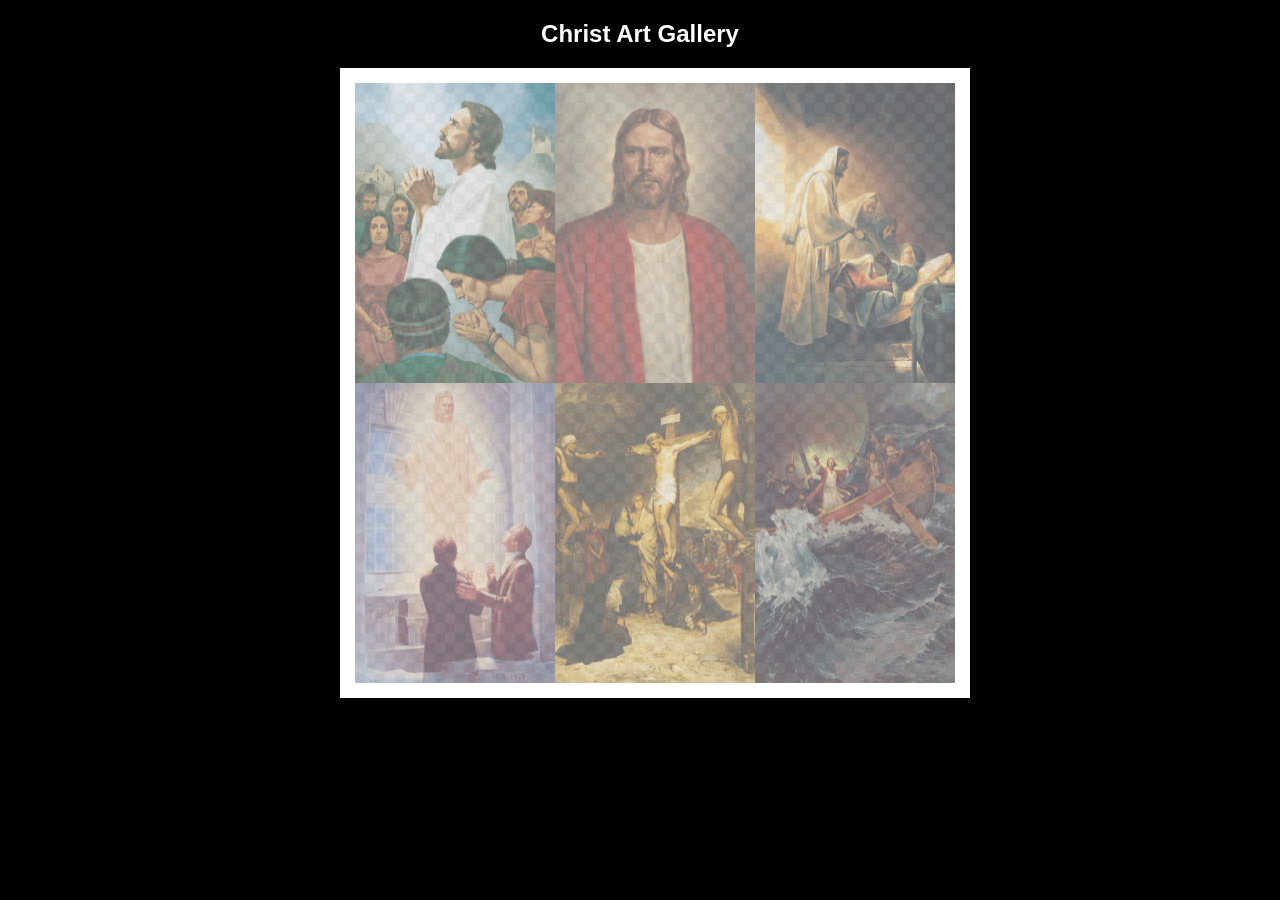
<file: ice/gallery/gallery.html>
<!DOCTYPE html>
<html lang="en">
<head>
    <meta charset="UTF-8">
    <meta name="viewport" content="width=device-width, initial-scale=1.0">
    <title>Images of Christ</title>
    <style>
        body {
            background: black;
        }
        #wrapper{
            width: 600px;
            margin: 0 auto;
        }
        nav {
            color: white;
            text-align: center;
            font-family: Haettenschweiler, 'Arial Narrow Bold', sans-serif;
        }
        #gallery{
            display: grid;
            grid-template-columns: 200px 200px 200px;
            border: 15px solid rgb(255, 255, 255);
            width: 100%;
            background-color: #ddd;
            background-image:
                linear-gradient(45deg, #ccc 26%, transparent 26%), 
                linear-gradient(135deg, #ccc 26%, transparent 26%),
                linear-gradient(45deg, transparent 75%, #ccc 75%),
                linear-gradient(135deg, transparent 75%, #ccc 75%);
            background-size: 20px 20px; /* Must be a square */
            background-position: 0 0, 10px 0, 10px -10px, 0px 10px; 
            
        }
        #gallery a {
            cursor: url('images/christus.png'), pointer;
        }
        #gallery img {
            /* make a thumbnail of the image that is 200x300 
               instead of using width and height here to help the page load faster */
            width: 200px; 
            height: 300px;

            opacity:50%;
            display:block;
        }
        #gallery img:hover{
            opacity: 100%;
        }
    </style>
</head>
<body>
    <div id="wrapper">
        <nav>
            <h1>Christ Art Gallery</h1>
        </nav>
        <main>
            <div id="gallery">
                <a href="images/big/img1.png"><img src="images/small/img1.png" alt="Small file size" ></a>
                <a href="images/big/img2.png"><img src="images/small/img2.png" alt="Small file size" ></a>
                <a href="images/big/img3.png"><img src="images/small/img3.png" alt="Small file size" ></a>
                <a href="images/big/img4.png"><img src="images/small/img4.png" alt="Small file size" ></a>
                <a href="images/big/img5.png"><img src="images/small/img5.png" alt="Small file size" ></a>
                <a href="images/big/img6.png"><img src="images/small/img6.png" alt="Small file size" ></a>
            </div>
        </main>
    </div>
</body>
</html>
</file>
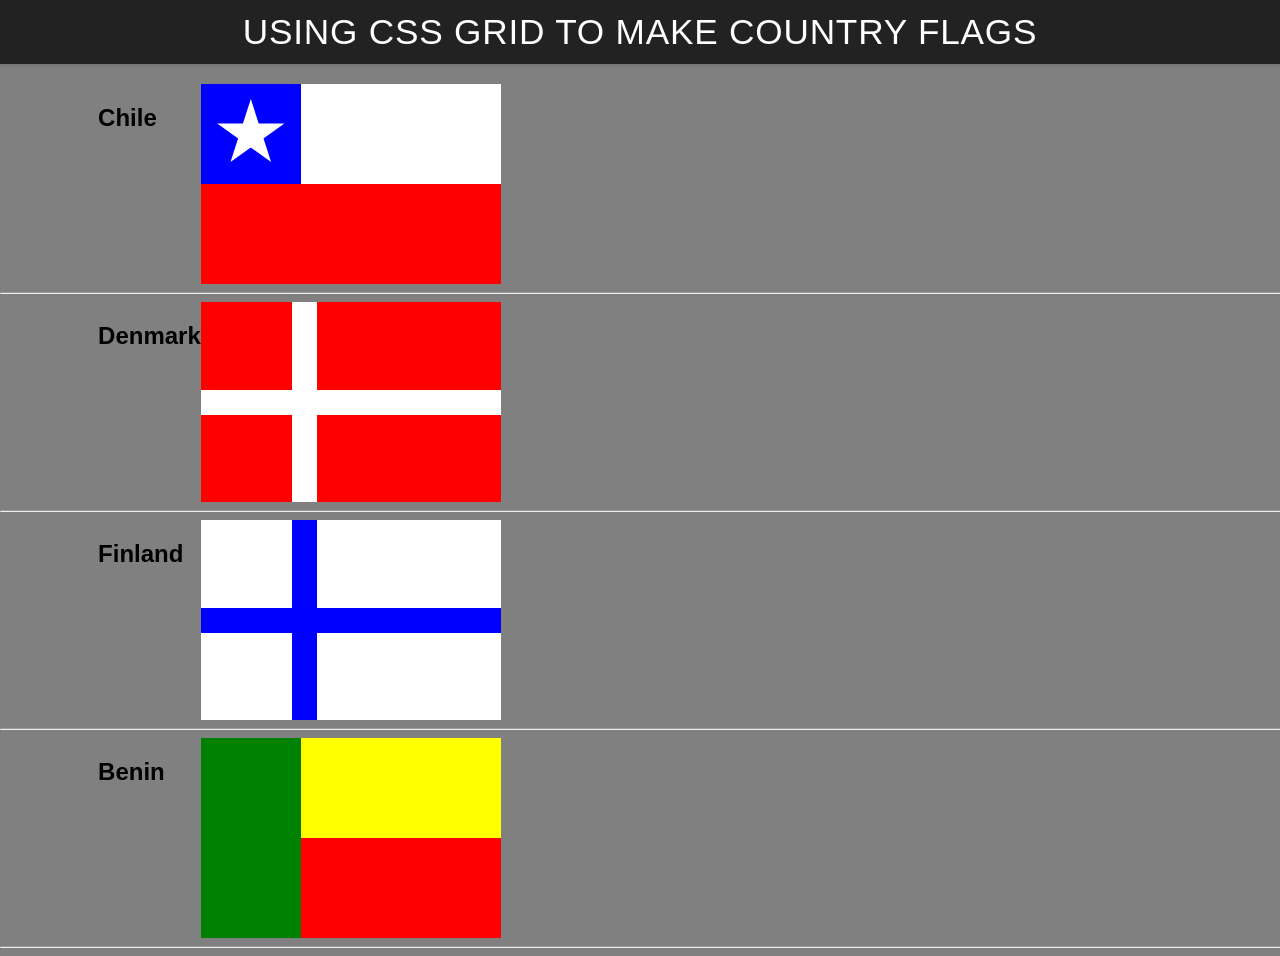
<file: ice/grid_flags/flags.html>
<!DOCTYPE html>
<html lang="en">

<head>
    <meta charset="UTF-8">
    <meta name="viewport" content="width=device-width, initial-scale=1.0">
    <title>Flag</title>
    <style>
        body {
            margin: 0;
            font-family: 'Helvetica Neue', sans-serif;
            background-color: gray;
        }

        header {
            background-color: #222;
            color: #fff;
            padding: 0.75rem 1.5rem;
            display: flex;
            align-items: center;
            justify-content: center;
            font-size: 1.1rem;
            letter-spacing: 0.05rem;
            text-transform: uppercase;
            box-shadow: 0 2px 4px rgba(0, 0, 0, 0.1);
        }

        header h1 {
            margin: 0;
            font-weight: 400;
        }
        main {
            display: grid;
            grid-template-columns: .1fr .1fr 1fr .1fr;
            margin-top: 20px;
        }
        hr {
            width: 100%;
            grid-column: 1 / 5;
        }
        h2 {
            grid-column: 2/3;
        }

        #blue {
            background: blue;
            grid-column: 1 / 2;
            display: grid;
            align-items: center;
            justify-items: center;
        }

        #white {
            background: white;
            grid-column: 2 / 4;
        }

        #red {
            background: red;
            grid-column: 1 / 4;
        }

        #chile {
            display: grid;
            grid-template-columns: 1fr 1fr 1fr;
            grid-template-rows: 1fr 1fr;
            height: 200px;
            width: 300px;
        }

        .star {
            width: 70px;
            aspect-ratio: 1;
            background: white;
            clip-path: polygon(50% 0, 79% 90%, 2% 35%, 98% 35%, 21% 90%);
        }
        #denmark {
            display: grid;
            grid-template-columns: 1fr 2fr;
            grid-template-rows: 1fr 1fr;
            height: 200px;
            width: 300px;
            gap: 25px;
            background-color: #fff;
        }
        #dred1 {
            background: red;
            grid-column: 1 / 2;
        }
        #dred2 {
            background: red;
            grid-column: 2/2;
        }

        #dred3 {
            background: red;
            grid-column: 1 / 2;
        }
        #dred4 {
            background: red;
            grid-column: 2/2;
        }
        #finland {
            display: grid;
            grid-template-columns: 1fr 2fr;
            grid-template-rows: 1fr 1fr;
            height: 200px;
            width: 300px;
            gap: 25px;
            background-color: blue;
        }
        #fwhite1 {
            background: white;
            grid-column: 1 / 2;
        }
        #fwhite2 {
            background: white;
            grid-column: 2/2;
        }
        #fwhite3 {
            background: white;
            grid-column: 1 / 2;
        }
        #fwhite4 {
            background: white;
            grid-column: 2/2;
        }
        #benin {
            display: grid;
            grid-template-columns: 1fr 2fr;
            grid-template-rows: 1fr 1fr;
            height: 200px;
            width: 300px;
        }
        #bgreen {
            background: green;
            grid-column: 1;
            grid-row: 1/3;
        }
        #byellow {
            background: yellow;
            grid-column: 2;
            grid-row: 1;
        }
        #bred {
            background: red;
            grid-column: 2;
            grid-row: 2;
        }

    </style>
</head>

<body>
    <header>
        <h1>Using CSS Grid to make Country Flags</h1>
    </header>
    <main>
        <h2>Chile</h2>
        <div id="chile">
            <div id="blue">
                <div class="star"></div>
            </div>
            <div id="white"></div>
            <div id="red"></div>
        </div>
        <hr>

        <h2>Denmark</h2>
        <div id="denmark">
            <div id="dred1"></div>
            <div id="dred2"></div>
            <div id="dred3"></div>
            <div id="dred4"></div>
        </div>
        <hr>

        <h2>Finland</h2>
        <div id="finland">
            <div id="fwhite1"></div>
            <div id="fwhite2"></div>
            <div id="fwhite3"></div>
            <div id="fwhite4"></div>
        </div>
        <hr>

        <h2>Benin</h2>
        <div id="benin">
            <div id="bgreen"></div>
            <div id="byellow"></div>
            <div id="bred"></div>
        </div>
        <hr>
    </main>
</body>

</html>
</file>
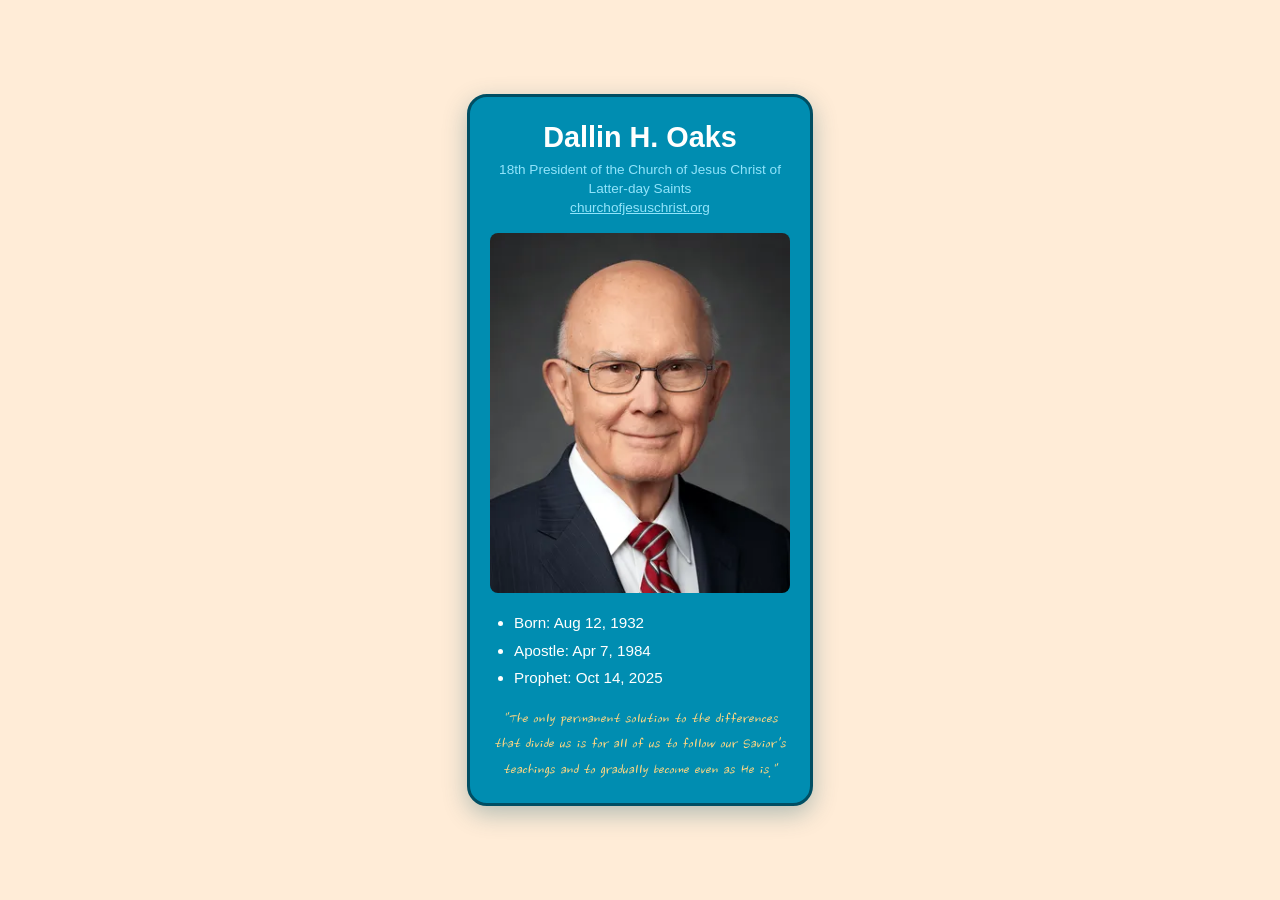
<file: ice/prophet_cards/oaks.html>
<!doctype html>
<html lang="en">
  <head>
    <meta charset="UTF-8" />
    <meta name="viewport" content="width=device-width, initial-scale=1.0" />
    <title>Dallin H. Oaks</title>
    <link
      href="https://fonts.googleapis.com/css2?family=Nanum+Brush+Script&display=swap"
      rel="stylesheet"
    />
    <style>
      body {
        background: #ffecd7;
        display: flex;
        justify-content: center;
        align-items: center;
        min-height: 100vh;
        margin: 0;
        font-family: Helvetica, Arial, sans-serif;
      }

      .card {
        background-color: #008db1;
        border: 3px solid #004e63;
        border-radius: 20px;
        width: 300px;
        padding: 24px 20px 20px;
        text-align: center;
        box-shadow: 0 8px 24px rgba(0, 78, 99, 0.3);
      }

      .card h1 {
        color: #fffffe;
        font-family: Helvetica, Arial, sans-serif;
        font-size: 1.8rem;
        margin: 0 0 6px;
        font-weight: bold;
      }

      .card .subtitle {
        color: #91e4fb;
        font-family: Helvetica, Arial, sans-serif;
        font-size: 0.85rem;
        margin: 0 0 16px;
        line-height: 1.4;
      }

      .card .subtitle a {
        color: #91e4fb;
        text-decoration: underline;
      }

      .card img {
        width: 100%;
        border-radius: 8px;
        display: block;
        margin-bottom: 16px;
      }

      .card ul {
        list-style: disc;
        text-align: left;
        padding-left: 24px;
        margin: 0 0 16px;
        color: #fffffe;
        font-family: Helvetica, Arial, sans-serif;
        font-size: 0.95rem;
        line-height: 1.8;
      }

      .card .quote {
        color: #ffd783;
        font-family: "Nanum Brush Script", "Brush Script MT", cursive;
        font-size: 1.05rem;
        font-style: italic;
        line-height: 1.5;
        margin: 0;
      }
    </style>
  </head>
  <body>
    <div class="card">
      <h1>Dallin H. Oaks</h1>
      <p class="subtitle">
        18th President of the Church of Jesus Christ of Latter-day Saints<br />
        <a href="https://www.churchofjesuschrist.org" target="_blank"
          >churchofjesuschrist.org</a
        >
      </p>
      <img src="images/oaks.webp" alt="Dallin H. Oaks" />
      <ul>
        <li>Born: Aug 12, 1932</li>
        <li>Apostle: Apr 7, 1984</li>
        <li>Prophet: Oct 14, 2025</li>
      </ul>
      <p class="quote">
        "The only permanent solution to the differences that divide us is for
        all of us to follow our Savior's teachings and to gradually become even
        as He is."
      </p>
    </div>
  </body>
</html>
</file>
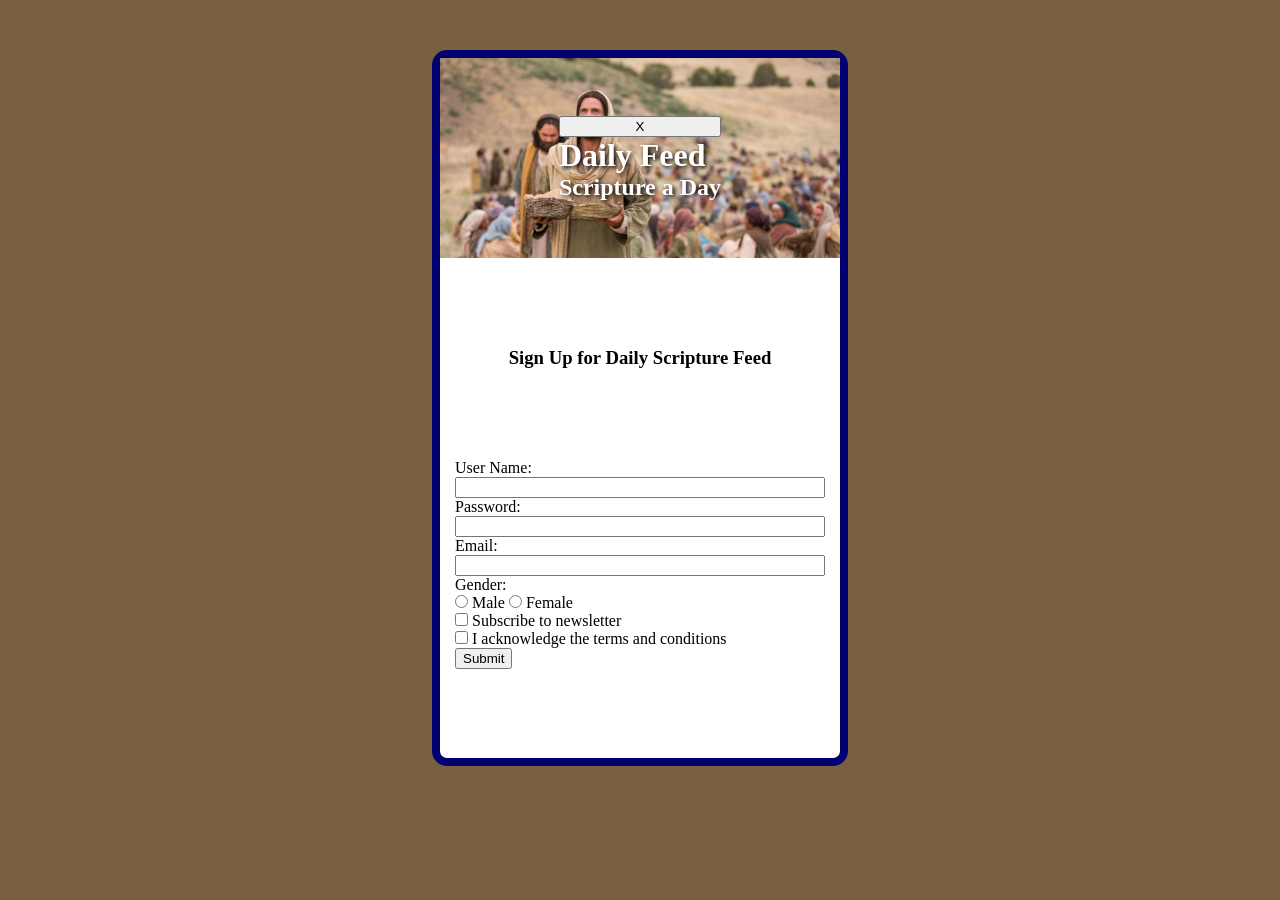
<file: ice/signup/signup.html>
<!DOCTYPE html>
<html lang="en">

<head>
    <meta charset="UTF-8">
    <meta name="viewport" content="width=device-width, initial-scale=1.0">
    <title>Daily Feed Sign Up</title>

    <style>
        * {
            margin: 0;
        }

        body {
            background: rgb(120, 96, 64);
        }
        #formContainer {
            display: grid;
            width: 400px;
            margin: 50px auto;
            height: 700px;
            background: white;
            position: relative;
            border: rgb(0, 0, 113) solid 8px;
            border-radius: 15px;
        }
        #top {
            display: grid;
            align-content: center;
            justify-content: center;
            text-shadow: 2px 2px 4px rgba(0, 0, 0, 1);
            background-image: url('images/jesus_feeds_5000.jpeg');
            background-size: cover;
            color: white;
            width: 400px;
            height: 200px;
        }
        .button {
            float: right;
        }
        h3 {
            font-weight: bold;
            text-align: center;
            padding-top: 15px;
        }
        #myForm {
            display: flex;
            flex-direction: column;
            padding: 15px;
        }
    </style>




</head>

<body>
    <div id="formContainer">
        <div id="top">
            <button type="button" id="closeBtn">X</button>
            <h1>Daily Feed</h1>
            <h2>Scripture a Day</h2>
        </div>
        <h3>Sign Up for Daily Scripture Feed</h3>
        <form id="myForm">
            <label for="username">User Name:</label>
            <input type="text" id="username" name="username" required>

            <label for="password">Password:</label>
            <input type="password" id="password" name="password" required>

            <label for="email">Email:</label>
            <input type="email" id="email" name="email" required>

            <label>Gender:</label>
            <div>
                <input type="radio" id="male" name="gender" value="male" required>
                <label for="male">Male</label>
                <input type="radio" id="female" name="gender" value="female" required>
                <label for="female">Female</label>
            </div>

            <section>
                <input type="checkbox" id="newsletter" name="newsletter">
                <label for="newsletter">Subscribe to newsletter</label>
            </section>

            <section>
                <input type="checkbox" id="conditions" name="conditions" required>
                <label for="conditions">I acknowledge the terms and conditions</label>
            </section>

            <section>
                <button type="submit">Submit</button>
            </section>
        </form>
    </div>

    <div id="output"></div>

    <script>
        // Here is some Javascript to start looking forward to wdd131
        document.getElementById("closeBtn").addEventListener("click", function () {
            document.getElementById("formContainer").style.display = "none";
         });
        const form = document.getElementById('myForm');
        const output = document.getElementById('output');

        form.addEventListener('submit', function (event) {
            event.preventDefault(); // Stop form from actually submitting

            const formData = new FormData(form);
            const entries = [];

            for (const [key, value] of formData.entries()) {
                if (key == "password") {
                    entries.push(`<strong>${key}</strong>: ${value} (you should probably encrypt the password)`);
                } else {
                    entries.push(`<strong>${key}</strong>: ${value}`);
                }
            }

            output.innerHTML = `
            <br>  
            <h3>Here is the data that would be sent to the server:</h3>
            <ul>
                ${entries.map(item => `<li>${item}</li>`).join('')}
            </ul>
            `;
                });
    </script>

</body>

</html>
</file>
<file: styles/style.css>
/* =========================================
   WDD 130 — Portal Page Stylesheet
   Design: Editorial / Magazine
   Author: Kalob Rust
   ========================================= */

/* --- CSS VARIABLES (Design Tokens) --- */
:root {
  --color-bg:       #faf7f2;
  --color-surface:  #f0ebe0;
  --color-dark:     #1c1a17;
  --color-mid:      #5a5549;
  --color-accent:   #c4603a;
  --color-accent2:  #4a7c6f;
  --color-light:    #e8e0d0;
  --color-white:    #ffffff;

  --font-display: 'Playfair Display', Georgia, serif;
  --font-body:    'DM Sans', Helvetica, sans-serif;

  --radius: 4px;
  --shadow: 0 4px 24px rgba(28, 26, 23, 0.08);
  --shadow-lg: 0 12px 48px rgba(28, 26, 23, 0.14);
}

/* --- RESET & BASE --- */
*, *::before, *::after {
  box-sizing: border-box;
  margin: 0;
  padding: 0;
}

body {
  background-color: var(--color-bg);
  color: var(--color-dark);
  font-family: var(--font-body);
  font-size: 1rem;
  line-height: 1.7;
}

img {
  max-width: 100%;
  display: block;
}

a {
  color: var(--color-accent);
  text-decoration: none;
}

a:hover {
  text-decoration: underline;
}

ul {
  list-style: none;
}

/* --- TYPOGRAPHY --- */
h1, h2, h3, h4, h5, h6 {
  font-family: var(--font-display);
  line-height: 1.2;
  color: var(--color-dark);
}

h1 { font-size: clamp(2.2rem, 5vw, 3.8rem); }
h2 { font-size: clamp(1.6rem, 3vw, 2.4rem); }
h3 { font-size: 1.3rem; }

em {
  color: var(--color-accent);
  font-style: italic;
}

p {
  color: var(--color-mid);
}

/* --- BUTTONS --- */
.btn {
  display: inline-block;
  background: var(--color-accent);
  color: var(--color-white);
  font-family: var(--font-body);
  font-size: 0.9rem;
  font-weight: 500;
  letter-spacing: 0.04em;
  padding: 0.75rem 1.75rem;
  border: none;
  border-radius: var(--radius);
  cursor: pointer;
}

.btn:hover {
  background: #a84e2e;
  text-decoration: none;
}

/* ===================== HEADER ===================== */
.site-header {
  display: flex;
  align-items: center;
  justify-content: space-between;
  padding: 1.25rem 4vw;
  background: var(--color-white);
  border-bottom: 1px solid var(--color-light);
  position: sticky;
  top: 0;
  z-index: 100;
  box-shadow: var(--shadow);
}

.logo-wrap {
  display: flex;
  align-items: center;
  gap: 0.75rem;
}

.logo-mark {
  width: 46px;
  height: 46px;
  border-radius: 50%;
  object-fit: cover;
  flex-shrink: 0;
  display: block;
}

.logo-mark.small {
  width: 32px;
  height: 32px;
}

.logo-text {
  display: flex;
  flex-direction: column;
  line-height: 1.2;
}

.logo-name {
  font-family: var(--font-display);
  font-weight: 700;
  font-size: 1rem;
  color: var(--color-dark);
}

.logo-sub {
  font-size: 0.75rem;
  color: var(--color-mid);
  letter-spacing: 0.05em;
}

/* --- NAV --- */
.site-nav ul {
  display: flex;
  gap: 0.25rem;
}

.site-nav a {
  color: var(--color-mid);
  font-size: 0.9rem;
  font-weight: 500;
  padding: 0.4rem 0.9rem;
  border-radius: var(--radius);
}

.site-nav a:hover,
.site-nav a.active {
  background: var(--color-surface);
  color: var(--color-accent);
  text-decoration: none;
}

/* ===================== HERO ===================== */
.hero {
  display: grid;
  grid-template-columns: 1fr 1fr;
  gap: 3rem;
  align-items: center;
  padding: 5rem 4vw 4rem;
  max-width: 1200px;
  margin: 0 auto;
}

.hero-label {
  font-size: 0.8rem;
  letter-spacing: 0.12em;
  text-transform: uppercase;
  color: var(--color-accent);
  font-weight: 500;
  margin-bottom: 1rem;
}

.hero h1 {
  margin-bottom: 1.25rem;
}

.hero-sub {
  font-size: 1.05rem;
  margin-bottom: 2rem;
  max-width: 480px;
}

.hero-card {
  background: var(--color-dark);
  border-radius: 12px;
  padding: 3px;
  box-shadow: var(--shadow-lg);
}

.hero-card-inner {
  background: linear-gradient(135deg, #2a2720 0%, #1c1a17 100%);
  border-radius: 10px;
  padding: 2.5rem;
  border: 1px solid rgba(255,255,255,0.06);
}

.card-label {
  display: inline-block;
  background: var(--color-accent);
  color: white;
  font-size: 0.7rem;
  letter-spacing: 0.1em;
  text-transform: uppercase;
  padding: 0.25rem 0.7rem;
  border-radius: 2px;
  margin-bottom: 1.25rem;
}

.hero-card h2 {
  color: var(--color-white);
  font-size: 1.5rem;
  margin-bottom: 0.75rem;
}

.hero-card p {
  color: rgba(255,255,255,0.6);
  font-size: 0.9rem;
  margin-bottom: 1.5rem;
}

.skill-list {
  display: flex;
  flex-direction: column;
  gap: 0.5rem;
}

.skill-list li {
  display: flex;
  align-items: center;
  gap: 0.6rem;
  color: rgba(255,255,255,0.75);
  font-size: 0.9rem;
}

.skill-list li::before {
  content: '▸';
  color: var(--color-accent);
}

/* ===================== PROJECTS ===================== */
.projects {
  background: var(--color-surface);
  padding: 5rem 4vw;
}

.section-header {
  text-align: center;
  max-width: 560px;
  margin: 0 auto 3rem;
}

.section-header p {
  margin-top: 0.5rem;
}

.project-grid {
  display: grid;
  grid-template-columns: repeat(3, 1fr);
  gap: 1.5rem;
  max-width: 1200px;
  margin: 0 auto;
}

.project-card {
  background: var(--color-white);
  border-radius: 8px;
  padding: 2rem;
  border: 1px solid var(--color-light);
}

.project-card.featured {
  background: var(--color-accent);
}

.project-card.featured h3,
.project-card.featured .project-num {
  color: var(--color-white);
}

.project-card.featured p {
  color: rgba(255,255,255,0.8);
}

.project-card.featured .card-link {
  color: var(--color-white);
  border-color: rgba(255,255,255,0.4);
}

.project-num {
  font-family: var(--font-display);
  font-size: 2.5rem;
  font-weight: 700;
  color: var(--color-light);
  line-height: 1;
  margin-bottom: 0.75rem;
}

.project-card h3 {
  margin-bottom: 0.6rem;
}

.project-card p {
  font-size: 0.9rem;
  margin-bottom: 1.5rem;
}

.card-link {
  font-size: 0.85rem;
  font-weight: 500;
  color: var(--color-accent);
  border-bottom: 1px solid var(--color-light);
  padding-bottom: 2px;
}

.card-link:hover {
  text-decoration: none;
  border-color: var(--color-accent);
}

/* ===================== TABLE ===================== */
.schedule-section {
  padding: 5rem 4vw;
  max-width: 1200px;
  margin: 0 auto;
}

.schedule-table {
  width: 100%;
  border-collapse: collapse;
  margin-top: 1rem;
  font-size: 0.9rem;
}

.schedule-table thead {
  background: var(--color-dark);
  color: var(--color-white);
}

.schedule-table th {
  padding: 1rem 1.25rem;
  text-align: left;
  font-family: var(--font-body);
  font-weight: 500;
  letter-spacing: 0.05em;
  font-size: 0.8rem;
  text-transform: uppercase;
}

.schedule-table td {
  padding: 1rem 1.25rem;
  border-bottom: 1px solid var(--color-light);
  color: var(--color-mid);
}

.schedule-table tr:hover td {
  background: var(--color-surface);
}

.status {
  display: inline-block;
  padding: 0.2rem 0.7rem;
  border-radius: 20px;
  font-size: 0.75rem;
  font-weight: 500;
}

.status.done     { background: #d4edda; color: #2d6a4f; }
.status.progress { background: #fff3cd; color: #856404; }
.status.upcoming { background: var(--color-surface); color: var(--color-mid); }

/* ===================== FOOTER ===================== */
.site-footer {
  background: var(--color-dark);
  padding: 2rem 4vw;
  display: flex;
  align-items: center;
  justify-content: space-between;
  flex-wrap: wrap;
  gap: 1rem;
}

.footer-left {
  display: flex;
  align-items: center;
  gap: 0.75rem;
}

.footer-left p {
  font-size: 0.85rem;
  color: rgba(255,255,255,0.5);
}

.footer-nav {
  display: flex;
  gap: 1.5rem;
}

.footer-nav a {
  color: rgba(255,255,255,0.5);
  font-size: 0.85rem;
}

.footer-nav a:hover {
  color: var(--color-white);
  text-decoration: none;
}

/* ===================== ABOUT PAGE ===================== */
.about-hero {
  display: grid;
  grid-template-columns: 1fr 1fr;
  gap: 4rem;
  align-items: center;
  padding: 5rem 4vw 3rem;
  max-width: 1200px;
  margin: 0 auto;
}

.about-photo {
  width: 100%;
  aspect-ratio: 4/5;
  background: var(--color-surface);
  border-radius: 12px;
  overflow: hidden;
  display: flex;
  align-items: center;
  justify-content: center;
  font-size: 6rem;
  color: var(--color-light);
  border: 3px solid var(--color-light);
}

.about-content h1 { margin-bottom: 1rem; }
.about-content p  { margin-bottom: 1rem; }

.about-facts {
  padding: 3rem 4vw 5rem;
  max-width: 1200px;
  margin: 0 auto;
  display: grid;
  grid-template-columns: 1fr 1fr;
  gap: 3rem;
}

.fact-block h3 {
  margin-bottom: 1rem;
  padding-bottom: 0.5rem;
  border-bottom: 2px solid var(--color-accent);
}

.fact-block ul {
  list-style: disc;
  padding-left: 1.2rem;
}

.fact-block li {
  margin-bottom: 0.4rem;
  color: var(--color-mid);
  font-size: 0.95rem;
}

/* ===================== ICE PAGE ===================== */
.ice-header {
  background: var(--color-dark);
  padding: 5rem 4vw 4rem;
  text-align: center;
}

.ice-header h1 { color: var(--color-white); }

.ice-header p {
  color: rgba(255,255,255,0.6);
  margin-top: 0.75rem;
  font-size: 1.05rem;
}

.ice-grid {
  max-width: 1200px;
  margin: 0 auto;
  padding: 4rem 4vw;
  display: grid;
  grid-template-columns: repeat(2, 1fr);
  gap: 2rem;
}

.ice-card {
  border: 1.5px solid var(--color-light);
  border-radius: 8px;
  padding: 2rem;
  background: var(--color-white);
}

.ice-num {
  font-family: var(--font-display);
  font-size: 1rem;
  color: var(--color-accent);
  font-weight: 700;
  margin-bottom: 0.5rem;
  text-transform: uppercase;
  letter-spacing: 0.08em;
}

.ice-card h3 { margin-bottom: 0.6rem; }
.ice-card p  { font-size: 0.9rem; margin-bottom: 1.25rem; }
.ice-card a  { font-size: 0.85rem; font-weight: 500; }

/* ===================== RESPONSIVE ===================== */
@media (max-width: 768px) {
  .hero          { grid-template-columns: 1fr; padding-top: 3rem; }
  .project-grid  { grid-template-columns: 1fr; }
  .about-hero    { grid-template-columns: 1fr; }
  .about-facts   { grid-template-columns: 1fr; }
  .ice-grid      { grid-template-columns: 1fr; }

  .site-nav a {
    padding: 0.4rem 0.6rem;
    font-size: 0.8rem;
  }
}
</file>
<file: ice/valentines/styles/styles.css>
/* ===== Reset & Base ===== */
* {
    box-sizing: border-box;
    margin: 0;
    padding: 0;
}

body {
    background-color: lightpink;
    font-family: Georgia, serif;
    min-height: 100vh;
}

/* ===== Navigation / List ===== */
ul {
    background-color: red;
    list-style: none;
    text-align: center;
    padding: 5px 0;
}

li {
    color: white;
    font-size: 20px;
    padding: 10px 20px; /* added horizontal padding */
    display: inline-block;
}

/* ===== Headings ===== */
h1 {
    color: red;
    font-size: 50px;
    text-align: center;   /* replaces broken inline-flex centering */
    display: block;
    padding: 20px 0;      /* fixed: padding: auto doesn't work */
    width: 100%;
}

h2 {
    color: red;
    font-size: 30px;
    display: block;       /* block is more predictable than inline-flex */
    margin-bottom: 10px;
}

/* ===== Main Content ===== */
main {
    display: flex;        /* added: required for justify-content to work */
    flex-wrap: wrap;
    justify-content: space-around;
    align-items: flex-start;
    margin-top: 50px;
    background-color: rgb(255, 155, 155);
    padding: 20px;        /* added: breathing room inside main */
    border-radius: 12px;  /* optional: softer look */
}

/* ===== Paragraph ===== */
p {
    font-size: 20px;
    padding: 10px;
    display: block;       /* inline-block on p is usually unnecessary */
    line-height: 1.6;     /* added: improves readability */
}

/* ===== Images ===== */
img {
    width: 40px;
    height: auto;
    border-radius: 50%;   /* 50% is the correct way to make a circle */
    display: block;
    margin: 0 auto;
}

/* ===== Footer ===== */
footer {
    background-color: red;
    color: white;
    font-size: 20px;
    padding: 20px;
    display: block;       /* fixed: was inline-block, won't stretch full width */
    text-align: center;   /* added: centers the text */
    width: 100%;
    margin-top: 50px;
}
</file>
<file: ice/favorite_devo/styles/styles.css>
body {
  margin: 0;
  height: 100%;
  font-family: Arial, sans-serif;
  background: linear-gradient(to bottom, #d3d3d3, #001f3f);
  background-repeat: no-repeat; /* Just in case */
  background-attachment: fixed;
}

.container {
  text-align: center;
}

.header {
  padding: 20px 0;
}

.header-image {
  background-image: url('../images/icenter.png'); /* Replace with your image */
  background-repeat: no-repeat;
  background-position: center;
  height: 150px;
  display: flex;
  flex-direction: column;
  justify-content: center;
  color: white;

}

.header-image h1 {
  margin: 0;
  line-height: 0.9;
    font-size: 3.5em;
  font-weight: bold;
  text-shadow: 2px 2px 4px rgba(0, 0, 0, 0.7);
  background: #00000055;
}

.content-box {
  background-color: rgb(229, 229, 229);
  margin: auto;
  width: 90%;
  max-width: 700px;
  padding: 10px;
  box-shadow: 5px 5px 5px black;
  min-height: 200px;
}
th{
  background-color: #001f3f;
  color: white;
  padding: 10px;
  padding-bottom: 20px;
}

td {
  background-color: #d3d3d3;
  color: black;
  padding: 10px;
  text-align: left;
}

label {display: block;}

label{
  margin-top: 10px;
  font-weight: bold;
  color: white;
  background-color: #001f3f;
  text-shadow: black 1px 1px 2px;
  width: 50%;
  margin: auto;
  padding: 10px;
}

input[type=text], select {
  width: 50%;
  padding: 12px;
  margin: 8px 0;
  display: inline-block;
  border: 1px solid #ccc;
  border-radius: 4px;
  box-sizing: border-box;
}

input[type=submit] {
  width: 50%;
  color: white;
  padding: 14px;
  margin: 8px 0;
  border: none;
  border-radius: 4px;
  cursor: pointer;
}
</file>
